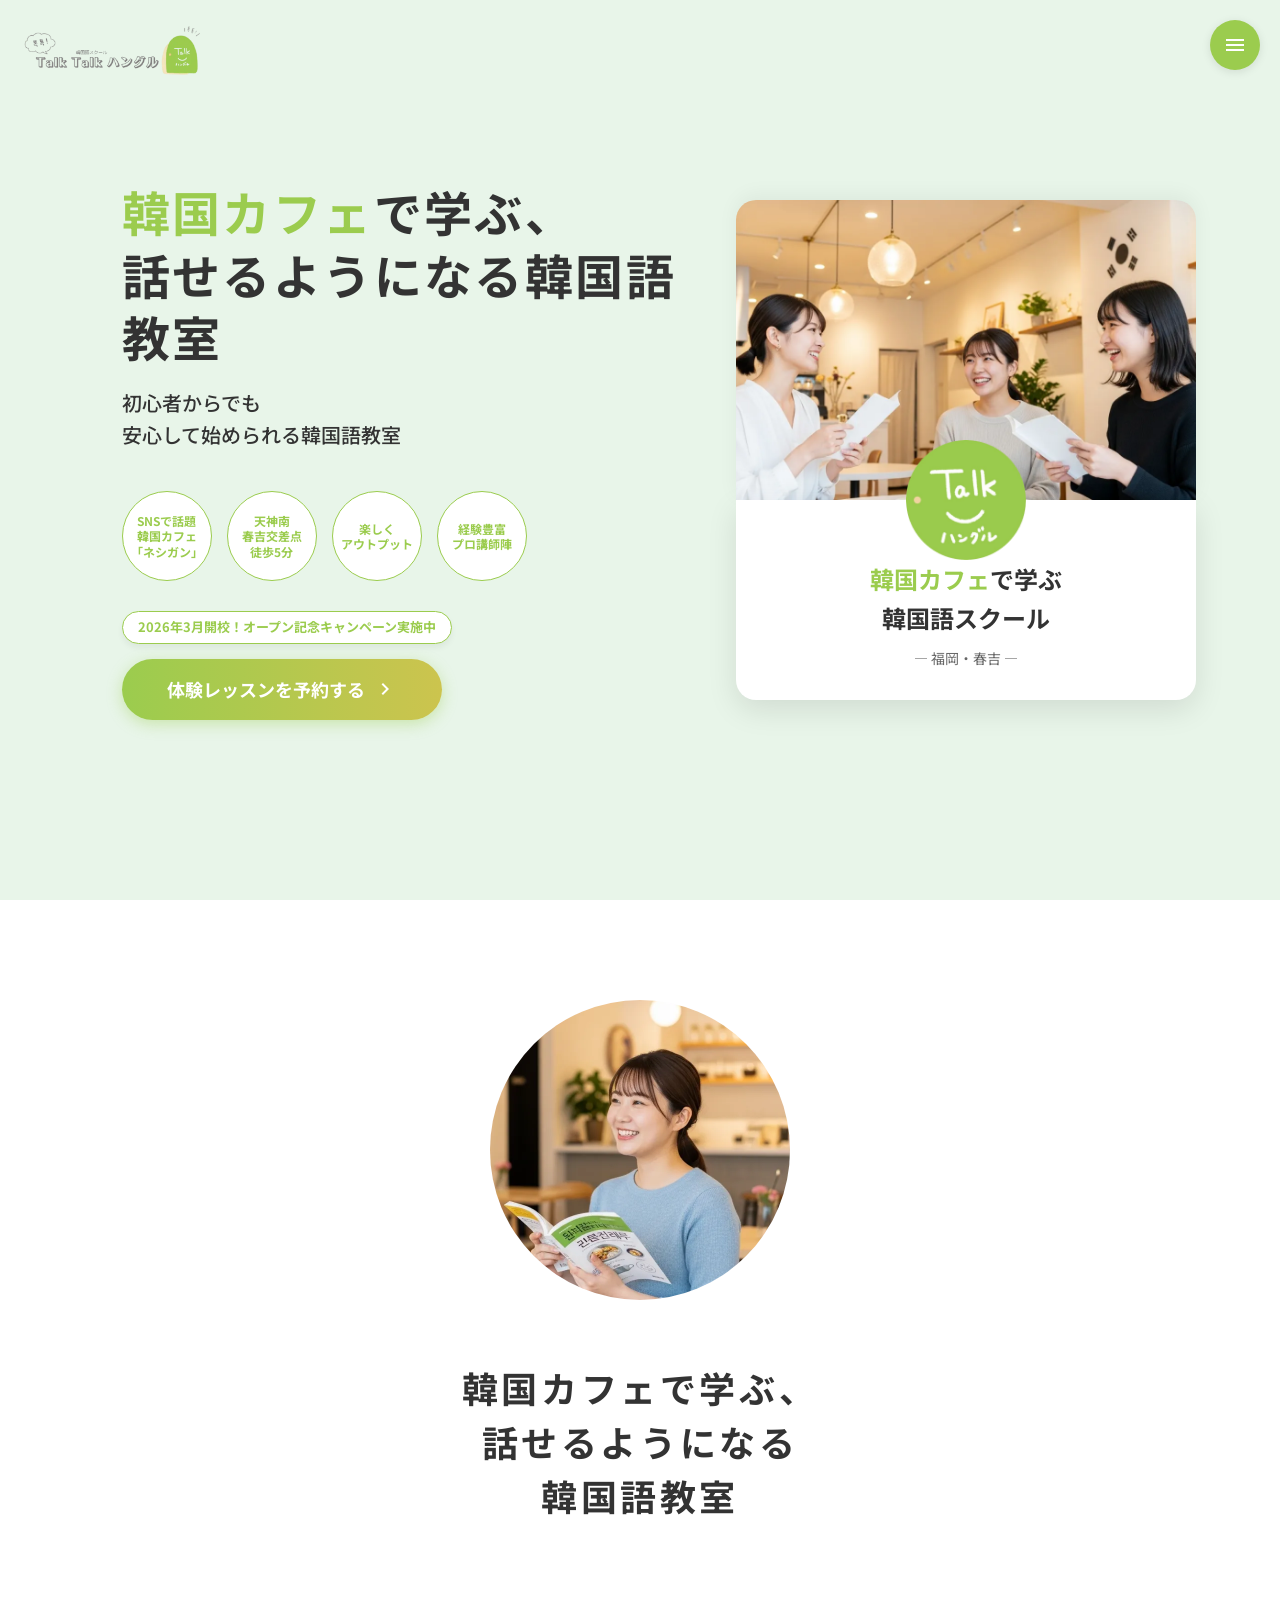
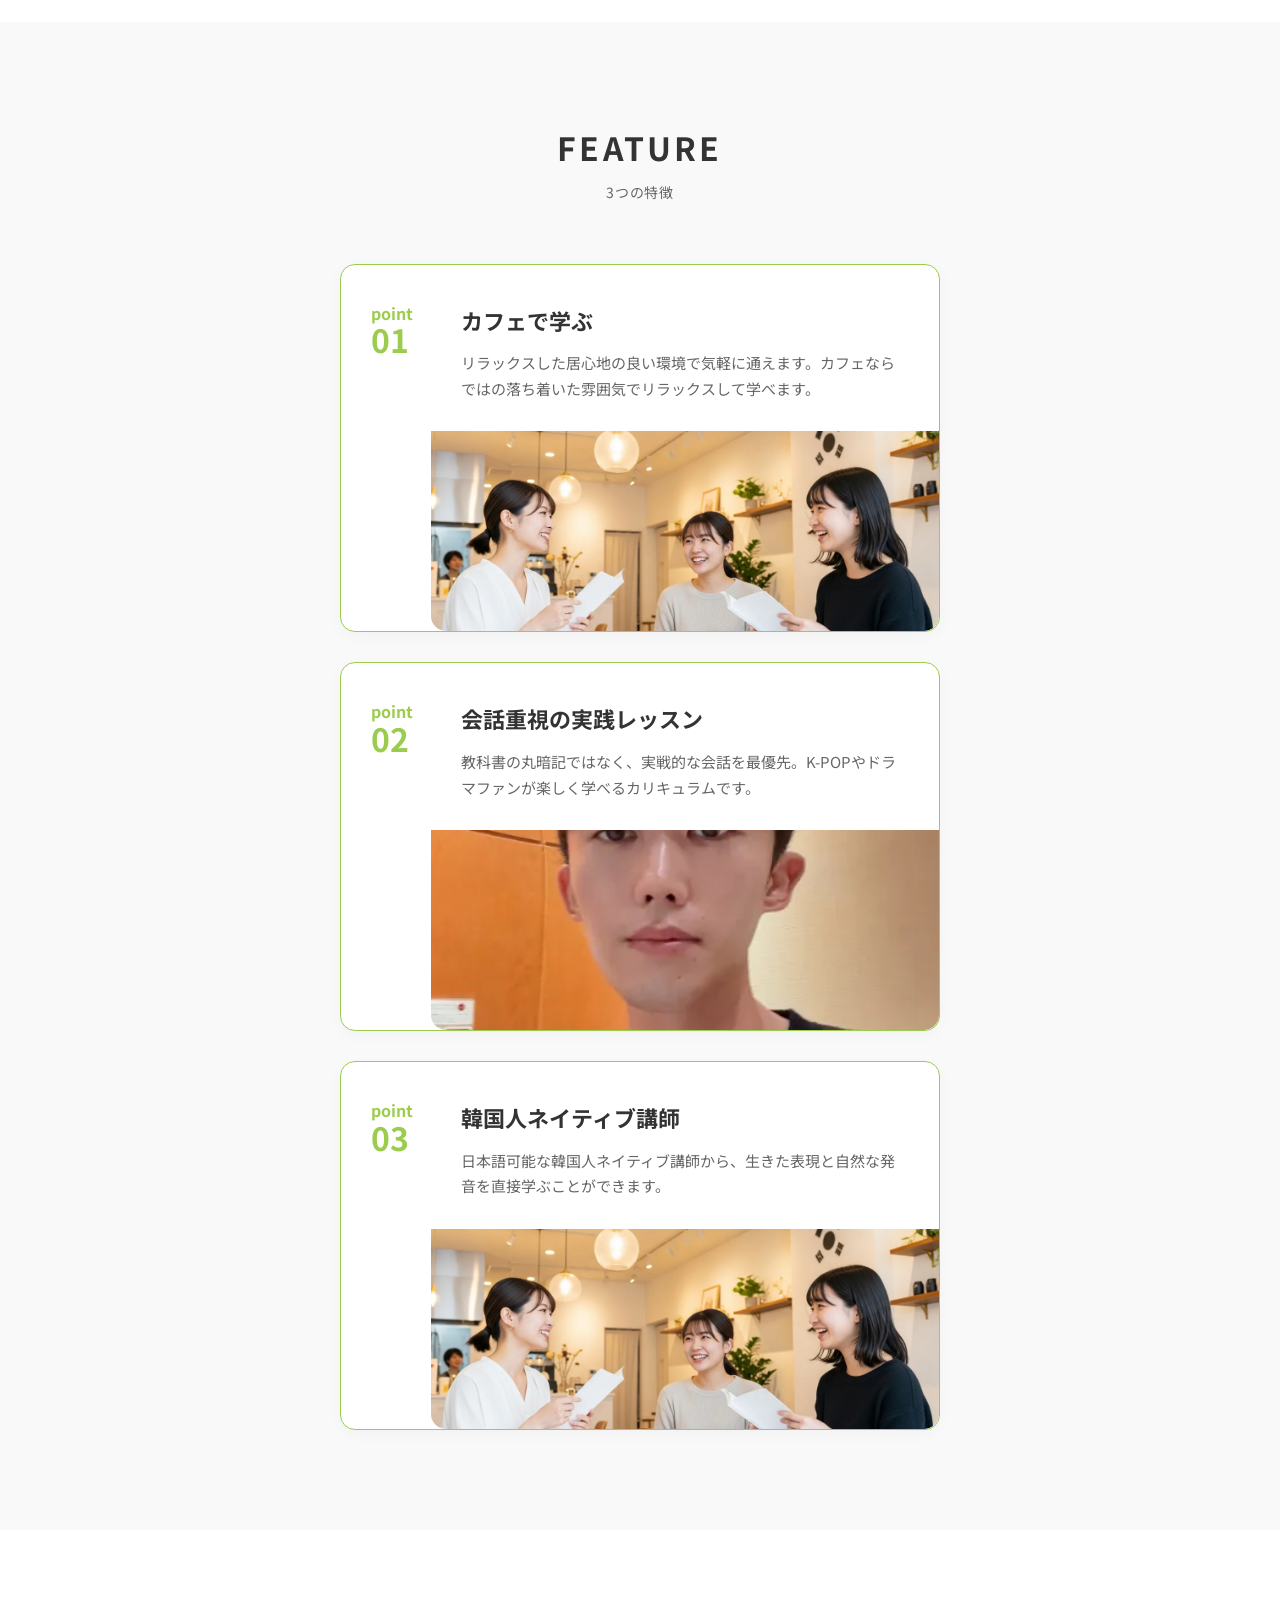
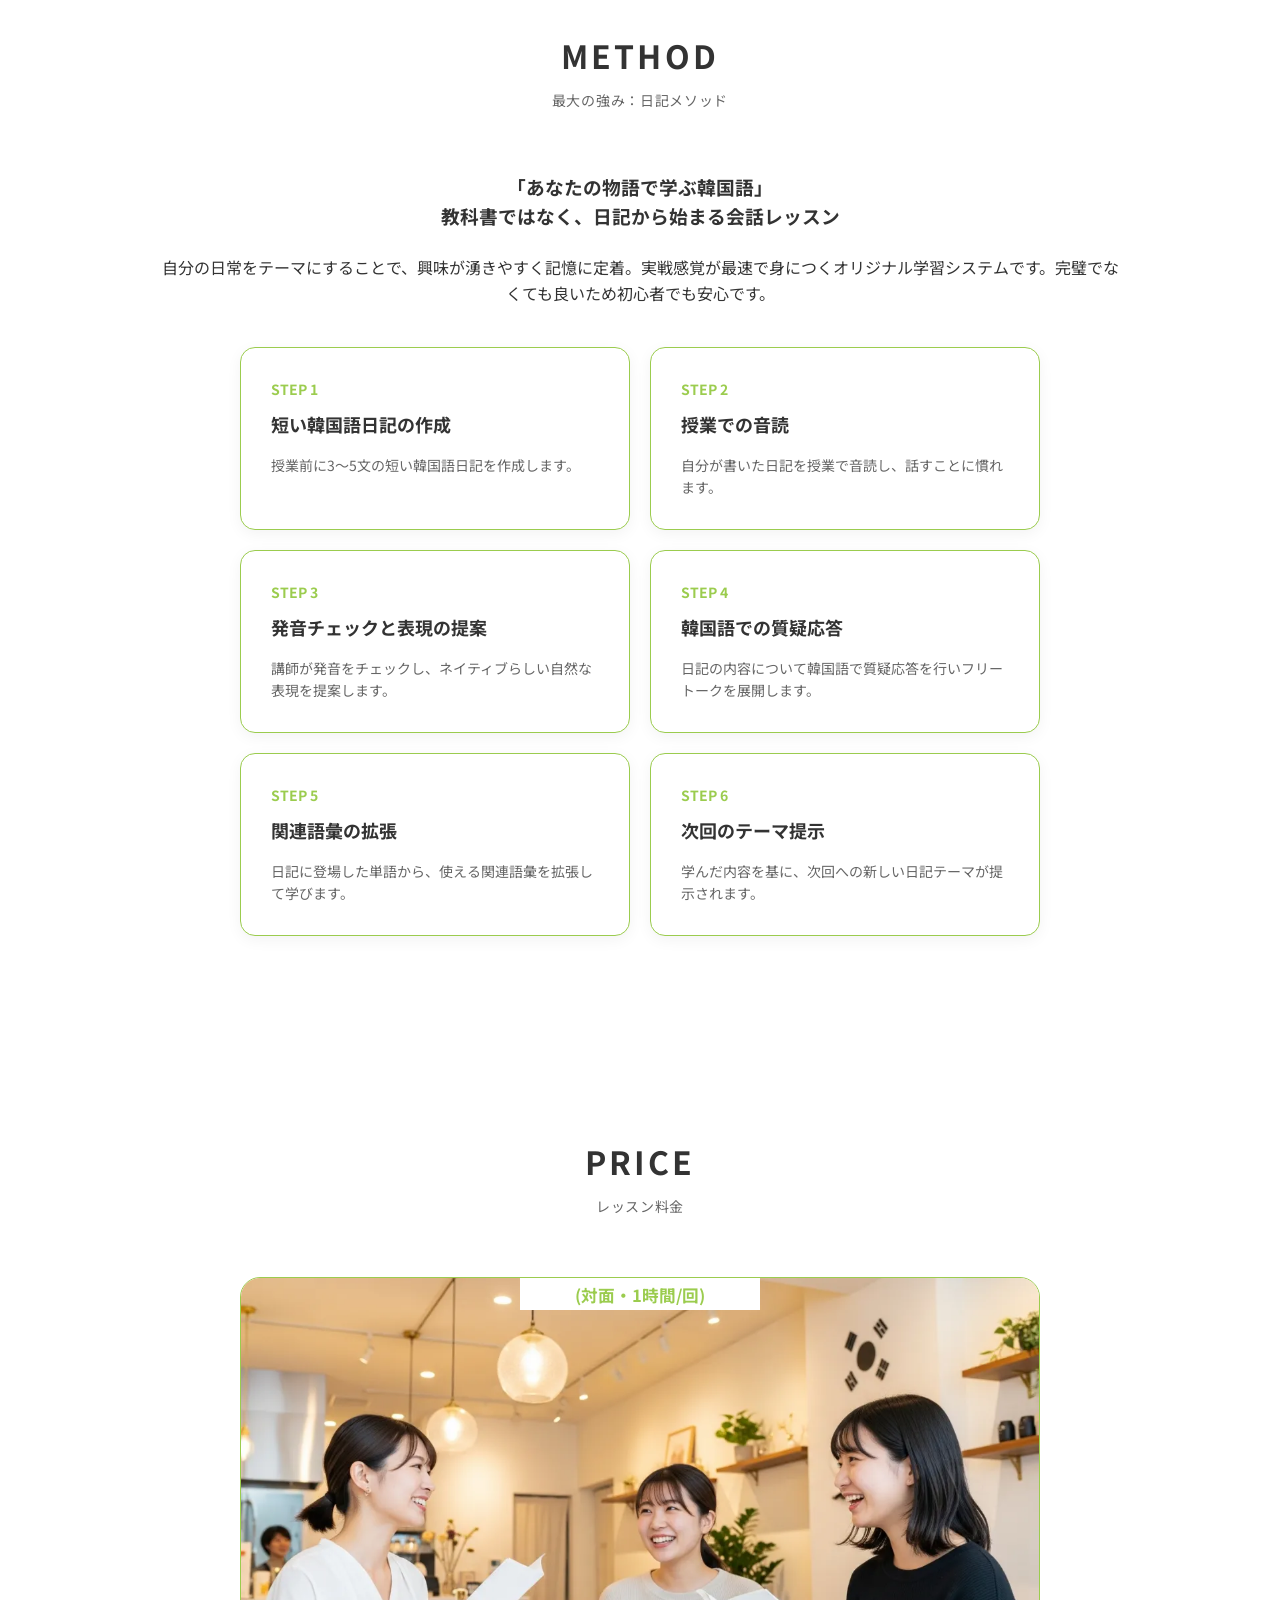
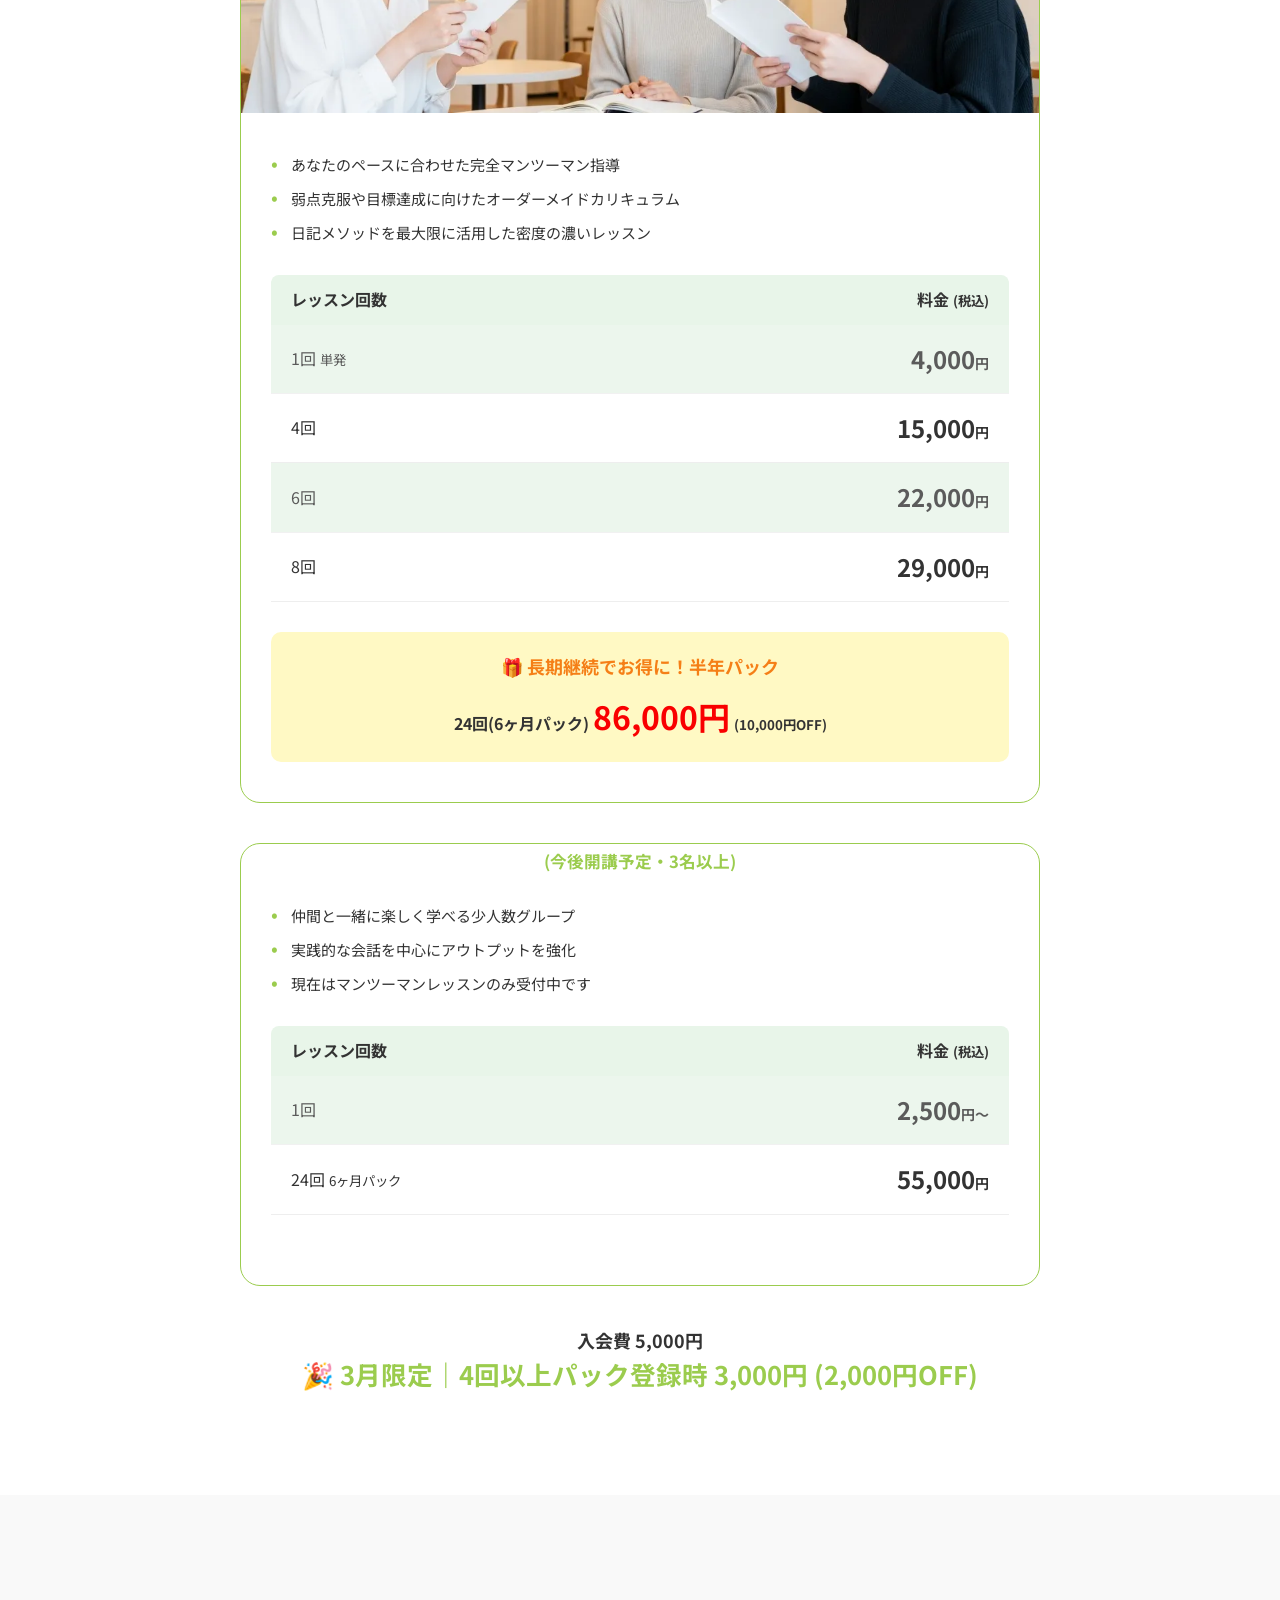
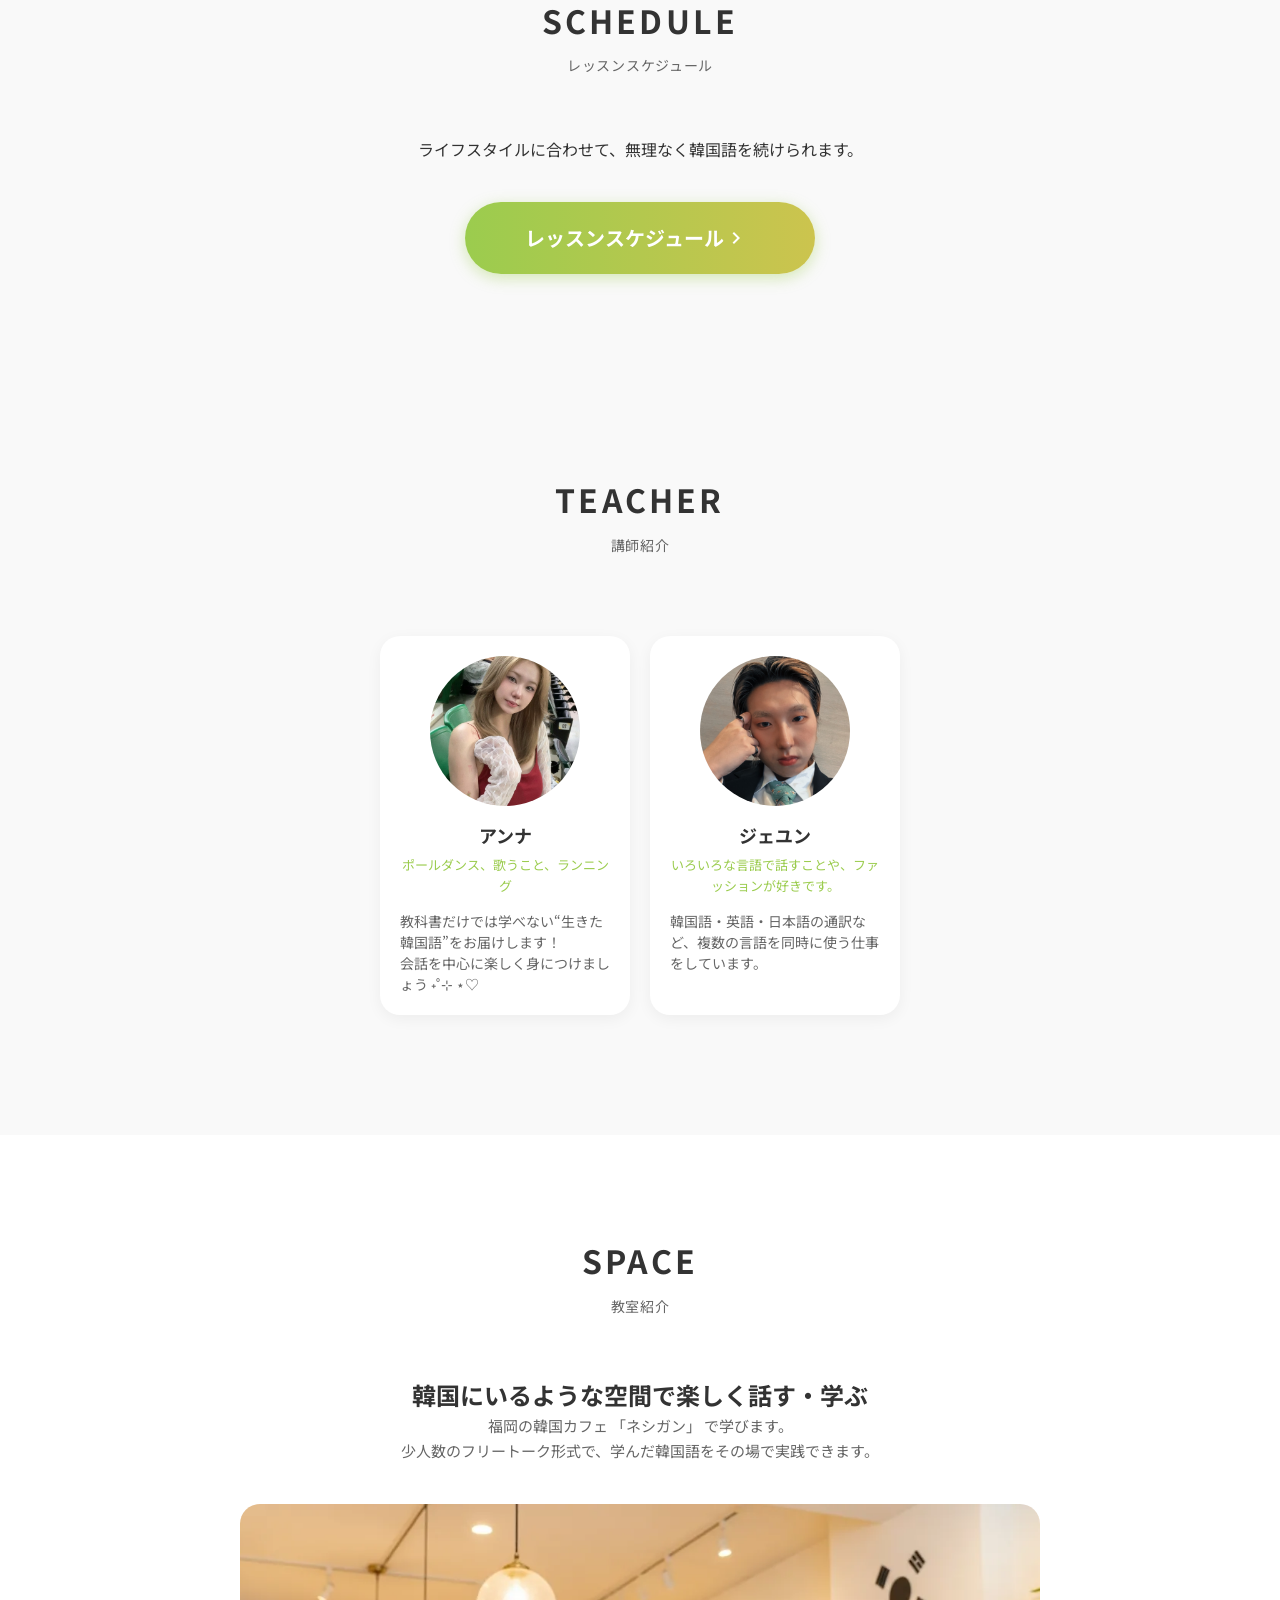
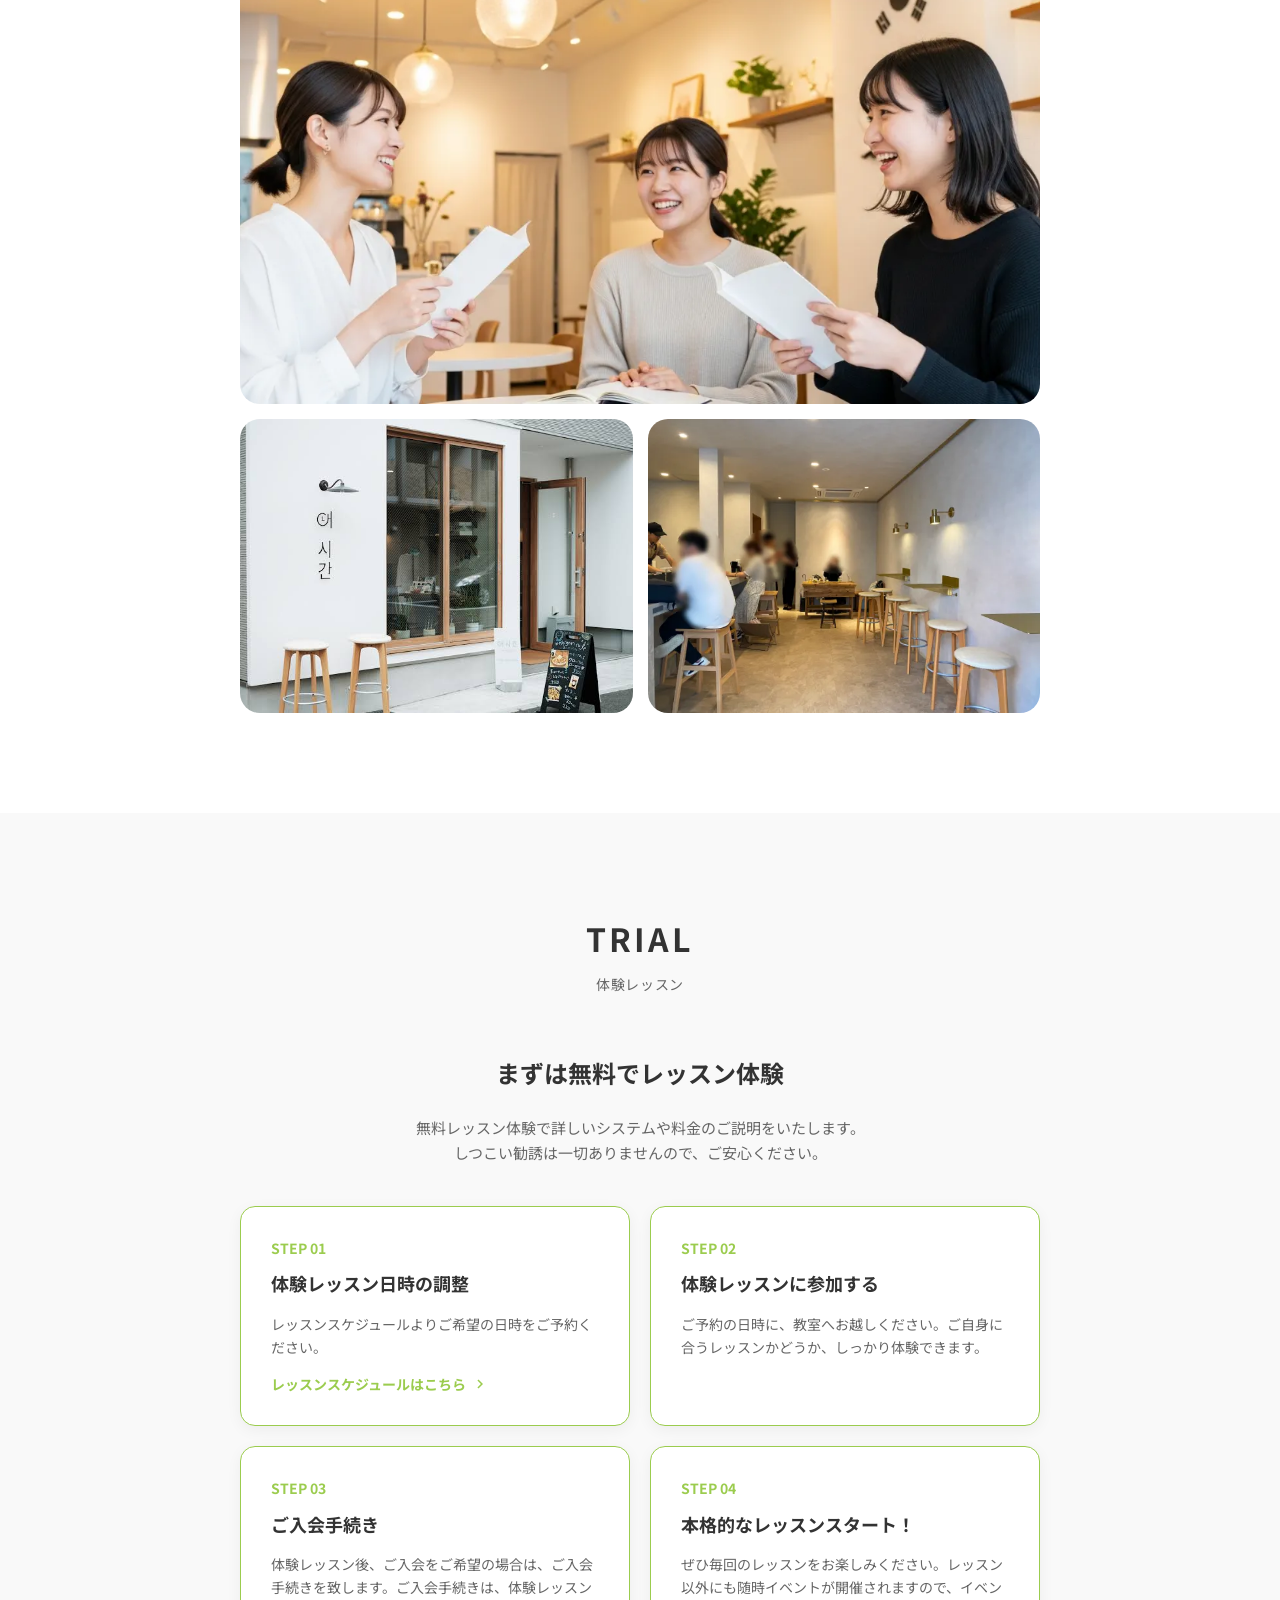
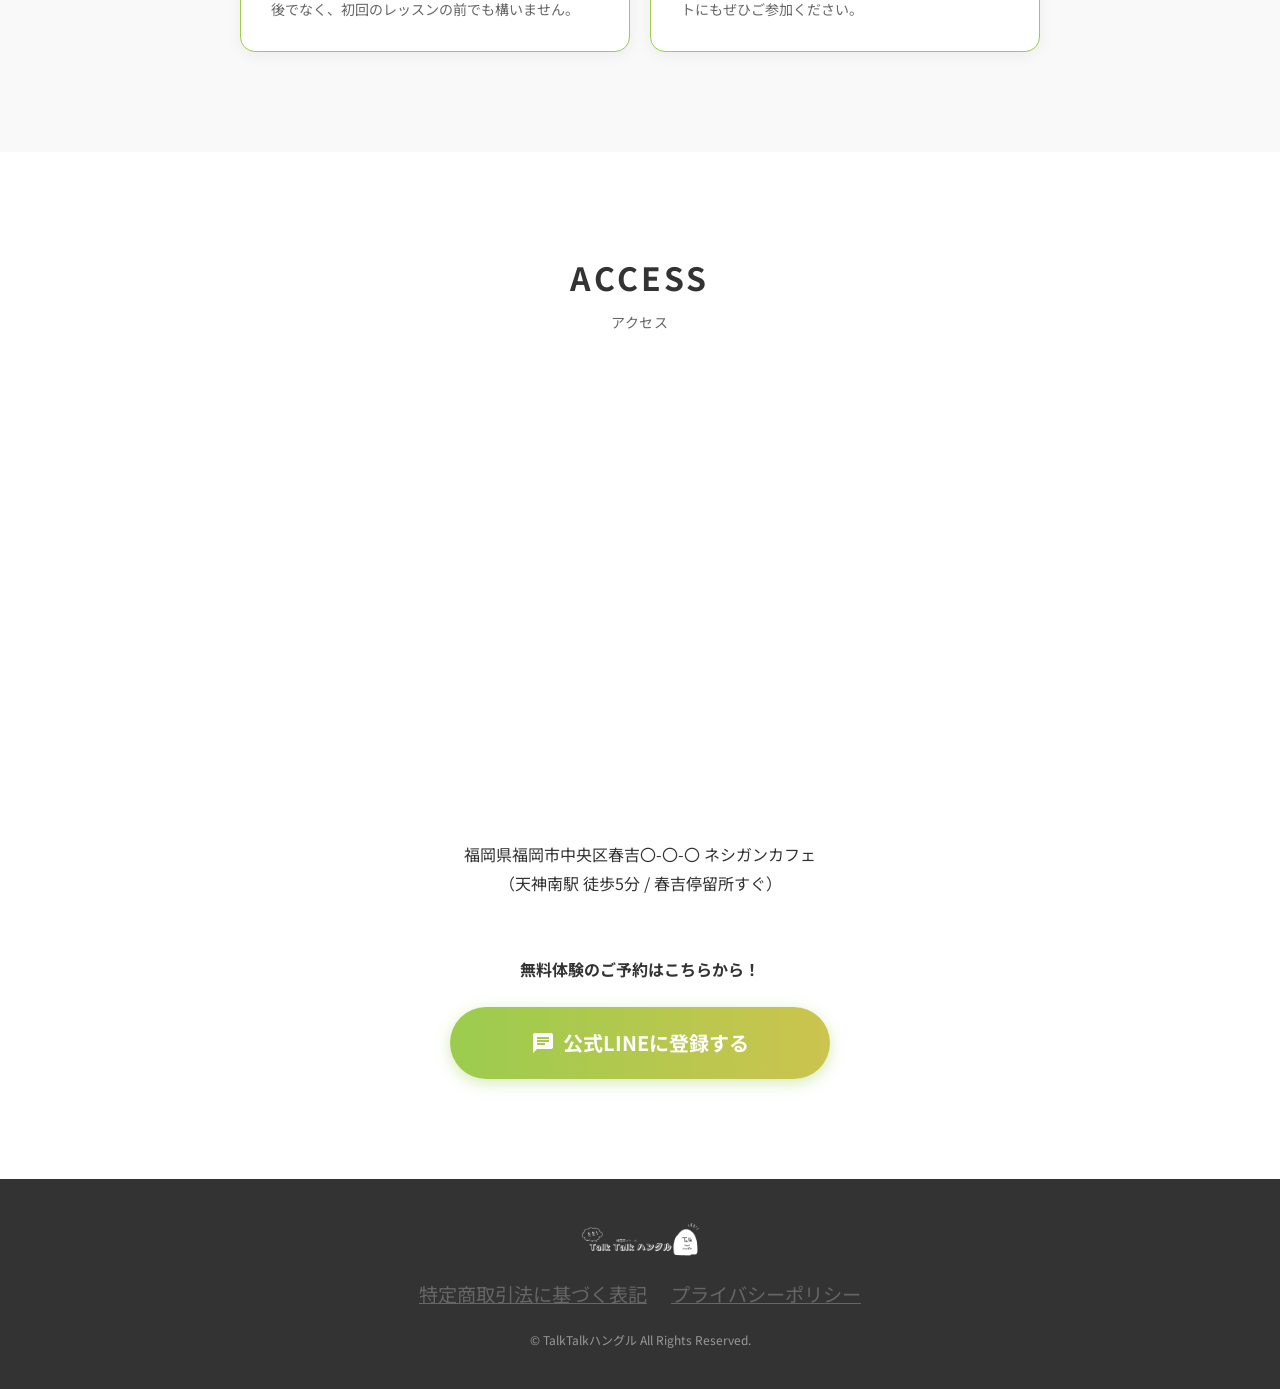
<file: index.html>
<!DOCTYPE html>
<html lang="ja">

<head>
    <meta charset="UTF-8">
    <meta name="viewport" content="width=device-width, initial-scale=1.0">
    <title>韓国カフェで学ぶ韓国語スクール｜TalkTalkハングル（福岡・春吉）</title>
    <meta name="description" content="初心者からでも安心して始められる韓国語教室。福岡・春吉で韓国カフェで楽しく学ぶ韓国語スクール。">
    <!-- 検索エンジン回避（限定公開時のみ有効。本番公開時はこの行と下のmetaタグを削除してください） -->
    <meta name="robots" content="noindex">

    <!-- OGP Tags -->
    <meta property="og:title" content="韓国カフェで学ぶ韓国語スクール｜TalkTalkハングル（福岡・春吉）">
    <meta property="og:description" content="初心者からでも安心して始められる韓国語教室。福岡・春吉で韓国カフェで楽しく学ぶ韓国語スクール。">
    <meta property="og:type" content="website">
    <meta property="og:url" content="https://talktalk-hangul.studio.site/"> <!-- ※本番移行時に正式なURLに要変更 -->
    <!-- TODO: OGP用のサムネイル画像（1200x630推奨）を作成し、適切なパスに書き換えてください -->
    <meta property="og:image" content="https://talktalk-hangul.studio.site/images/ogp_image.webp">
    <meta name="twitter:card" content="summary_large_image">

    <!-- Favicon -->
    <!-- TODO: ファビコン画像（favicon.ico または .png）を作成し、配置してください -->
    <link rel="icon" href="images/favicon.ico">
    <link rel="apple-touch-icon" href="images/apple-touch-icon.png">

    <!-- Fonts -->
    <link rel="preconnect" href="https://fonts.googleapis.com">
    <link rel="preconnect" href="https://fonts.gstatic.com" crossorigin>
    <link href="https://fonts.googleapis.com/css2?family=Noto+Sans+JP:wght@400;500;700&display=swap" rel="stylesheet">
    <link href="https://fonts.googleapis.com/icon?family=Material+Icons" rel="stylesheet">

    <!-- CSS -->
    <link rel="stylesheet" href="assets/style.css">
</head>

<body>

    <!-- Header -->
    <header class="header">
        <div class="header-inner">
            <div class="logo-container">
                <a href="#">
                    <img src="images/header_logo.webp" alt="TalkTalkハングル ロゴ" class="logo">
                </a>
            </div>
            <button class="hamburger-menu" aria-label="Menu" id="menu-btn">
                <span class="material-icons">menu</span>
            </button>
        </div>
    </header>

    <!-- Navigation Menu (Hidden by default) -->
    <nav class="mobile-nav" id="mobile-nav">
        <!-- Links will go here if needed -->
        <a href="#feature">特徴</a>
        <a href="#price">料金</a>
        <a href="#teacher">講師陣</a>
        <a href="#access">アクセス</a>
    </nav>

    <main>
        <!-- Hero Section -->
        <section class="hero fade-in-up">
            <div class="hero-content">
                <h1 class="hero-title">
                    <span class="text-green">韓国カフェ</span>で学ぶ、<br>
                    話せるようになる韓国語教室
                </h1>
                <p class="hero-subtitle">
                    初心者からでも<br>安心して始められる韓国語教室
                </p>
                <div class="hero-bubbles">
                    <div class="bubble">SNSで話題<br>韓国カフェ<br>「ネシガン」</div>
                    <div class="bubble">天神南<br>春吉交差点<br>徒歩5分</div>
                    <div class="bubble">楽しく<br>アウトプット</div>
                    <div class="bubble">経験豊富<br>プロ講師陣</div>
                </div>
                <div class="hero-campaign">2026年3月開校！オープン記念キャンペーン実施中</div>
                <a href="https://reserva.be/talktalkhangul" target="_blank" rel="noopener noreferrer" class="btn btn-primary btn-hero">
                    体験レッスンを予約する
                    <span class="material-icons">chevron_right</span>
                </a>
            </div>
            <div class="hero-image-container">
                <!-- TODO: ヒーローセクションのメイン画像（カフェで楽しく談笑する様子など）に差し替えてください -->
                <img src="images/price_top.webp" alt="カフェでの授業風景" class="hero-image">
                <div class="hero-image-caption">
                    <div class="hero-image-badge">
                        <img src="images/badge_logo.webp" alt="TalkTalk徽章" class="badge-img">
                    </div>
                    <p class="caption-title"><span class="text-green">韓国カフェ</span>で学ぶ<br>韓国語スクール</p>
                    <p class="caption-line">— 福岡・春吉 —</p>
                </div>
            </div>
        </section>

        <!-- Intro Section -->
        <section class="intro fade-in-up section-padding">
            <div class="intro-image-wrapper">
                <img src="images/intro_woman.webp" alt="笑顔の生徒と講師" class="circle-image">
            </div>
            <h2 class="section-heading text-center mt-xl">
                韓国カフェで学ぶ、<br>話せるようになる<br>韓国語教室
            </h2>
        </section>

        <!-- Features Section -->
        <section id="feature" class="feature fade-in-up section-padding bg-gray">
            <div class="container">
                <h2 class="section-title">FEATURE<span class="section-subtitle">3つの特徴</span></h2>

                <div class="feature-cards">
                    <!-- Card 1 -->
                    <div class="feature-card">
                        <div class="feature-point">point<br><span class="point-num">01</span></div>
                        <div class="feature-body">
                            <h3 class="feature-title">カフェで学ぶ</h3>
                            <p class="feature-desc">リラックスした居心地の良い環境で気軽に通えます。カフェならではの落ち着いた雰囲気でリラックスして学べます。</p>
                            <div class="feature-img-wrapper mt-md">
                                <!-- TODO: 特徴1「カフェで学ぶ」を表す画像に差し替えてください -->
                                <img src="images/price_top.webp" alt="フリートーク風景" class="feature-img">
                            </div>
                        </div>
                    </div>
                    <!-- Card 2 -->
                    <div class="feature-card">
                        <div class="feature-point">point<br><span class="point-num">02</span></div>
                        <div class="feature-body">
                            <h3 class="feature-title">会話重視の実践レッスン</h3>
                            <p class="feature-desc">教科書の丸暗記ではなく、実戦的な会話を最優先。K-POPやドラマファンが楽しく学べるカリキュラムです。</p>
                            <div class="feature-img-wrapper mt-md">
                                <!-- TODO: 特徴2「会話重視」を表す授業風景などの画像に差し替えてください -->
                                <img src="images/teacher_wanu.webp" alt="講師風景" class="feature-img">
                            </div>
                        </div>
                    </div>
                    <!-- Card 3 -->
                    <div class="feature-card">
                        <div class="feature-point">point<br><span class="point-num">03</span></div>
                        <div class="feature-body">
                            <h3 class="feature-title">韓国人ネイティブ講師</h3>
                            <p class="feature-desc">
                                日本語可能な韓国人ネイティブ講師から、生きた表現と自然な発音を直接学ぶことができます。
                            </p>
                            <div class="feature-img-wrapper mt-md">
                                <!-- TODO: 特徴3「ネイティブ講師」を表す画像に差し替えてください -->
                                <img src="images/price_top.webp" alt="特別授業" class="feature-img">
                            </div>
                        </div>
                    </div>
                </div>
            </div>
        </section>

        <!-- Diary Method Section -->
        <section id="method" class="method fade-in-up section-padding">
            <div class="container">
                <h2 class="section-title">METHOD<span class="section-subtitle">最大の強み：日記メソッド</span></h2>
                <h3 class="method-catch text-center mt-sm mb-md">「あなたの物語で学ぶ韓国語」<br>教科書ではなく、日記から始まる会話レッスン</h3>
                <p class="text-center mb-lg">自分の日常をテーマにすることで、興味が湧きやすく記憶に定着。実戦感覚が最速で身につくオリジナル学習システムです。完璧でなくても良いため初心者でも安心です。</p>

                <div class="trial-steps">
                    <div class="trial-step">
                        <div class="step-label">STEP 1</div>
                        <h4 class="step-title">短い韓国語日記の作成</h4>
                        <p class="step-desc">授業前に3〜5文の短い韓国語日記を作成します。</p>
                    </div>
                    <div class="trial-step">
                        <div class="step-label">STEP 2</div>
                        <h4 class="step-title">授業での音読</h4>
                        <p class="step-desc">自分が書いた日記を授業で音読し、話すことに慣れます。</p>
                    </div>
                    <div class="trial-step">
                        <div class="step-label">STEP 3</div>
                        <h4 class="step-title">発音チェックと表現の提案</h4>
                        <p class="step-desc">講師が発音をチェックし、ネイティブらしい自然な表現を提案します。</p>
                    </div>
                    <div class="trial-step">
                        <div class="step-label">STEP 4</div>
                        <h4 class="step-title">韓国語での質疑応答</h4>
                        <p class="step-desc">日記の内容について韓国語で質疑応答を行いフリートークを展開します。</p>
                    </div>
                    <div class="trial-step">
                        <div class="step-label">STEP 5</div>
                        <h4 class="step-title">関連語彙の拡張</h4>
                        <p class="step-desc">日記に登場した単語から、使える関連語彙を拡張して学びます。</p>
                    </div>
                    <div class="trial-step">
                        <div class="step-label">STEP 6</div>
                        <h4 class="step-title">次回のテーマ提示</h4>
                        <p class="step-desc">学んだ内容を基に、次回への新しい日記テーマが提示されます。</p>
                    </div>
                </div>
            </div>
        </section>

        <!-- Price Section -->
        <section id="price" class="price fade-in-up section-padding">
            <div class="container">
                <h2 class="section-title">PRICE<span class="section-subtitle">レッスン料金</span></h2>

                <div class="price-cards">
                    <!-- Price Card 1: 1-on-1 -->
                    <div class="price-card">
                        <div class="price-header-img">
                            <!-- TODO: マンツーマンレッスンのイメージ画像に差し替えてください -->
                            <img src="images/price_top.webp" alt="マンツーマンレッスン" class="price-img">
                        </div>
                        <h3 class="price-card-title"><span>マンツーマンレッスン<br><small>(対面・1時間/回)</small></span></h3>
                        <ul class="price-list-features">
                            <li>あなたのペースに合わせた完全マンツーマン指導</li>
                            <li>弱点克服や目標達成に向けたオーダーメイドカリキュラム</li>
                            <li>日記メソッドを最大限に活用した密度の濃いレッスン</li>
                        </ul>
                        <div class="price-table">
                            <div class="price-table-header">
                                <div>レッスン回数</div>
                                <div>料金 <small>(税込)</small></div>
                            </div>
                            <div class="price-row">
                                <div>1回 <small>単発</small></div>
                                <div class="price-amount">4,000<span>円</span></div>
                            </div>
                            <div class="price-row">
                                <div>4回</div>
                                <div class="price-amount">15,000<span>円</span></div>
                            </div>
                            <div class="price-row">
                                <div>6回</div>
                                <div class="price-amount">22,000<span>円</span></div>
                            </div>
                            <div class="price-row">
                                <div>8回</div>
                                <div class="price-amount">29,000<span>円</span></div>
                            </div>
                        </div>
                        <div class="discount-banner mt-md">
                            <p class="discount-title">🎁 長期継続でお得に！半年パック</p>
                            <p>24回(6ヶ月パック) <span class="discount-amount">86,000円</span> <small>(10,000円OFF)</small></p>
                        </div>
                    </div>

                    <!-- Price Card 2: Group -->
                    <div class="price-card mt-lg">
                        <h3 class="price-card-title"><span>グループレッスン<br><small>(今後開講予定・3名以上)</small></span></h3>
                        <ul class="price-list-features">
                            <li>仲間と一緒に楽しく学べる少人数グループ</li>
                            <li>実践的な会話を中心にアウトプットを強化</li>
                            <li>現在はマンツーマンレッスンのみ受付中です</li>
                        </ul>
                        <div class="price-table">
                            <div class="price-table-header">
                                <div>レッスン回数</div>
                                <div>料金 <small>(税込)</small></div>
                            </div>
                            <div class="price-row">
                                <div>1回</div>
                                <div class="price-amount">2,500<span>円〜</span></div>
                            </div>
                            <div class="price-row">
                                <div>24回 <small>6ヶ月パック</small></div>
                                <div class="price-amount">55,000<span>円</span></div>
                            </div>
                        </div>
                    </div>

                    <div class="admission-fee">
                        <p class="mb-sm"><strong>入会費 5,000円</strong></p>
                        <p style="font-size: 1.6rem; color: var(--color-primary); font-weight: bold;">🎉 3月限定｜4回以上パック登録時 3,000円 (2,000円OFF)</p>
                    </div>
                </div>
            </div>
        </section>

        <!-- Schedule Section -->
        <section id="schedule" class="schedule fade-in-up section-padding bg-gray">
            <div class="container text-center">
                <h2 class="section-title">SCHEDULE<span class="section-subtitle">レッスンスケジュール</span></h2>
                <p class="mb-lg">ライフスタイルに合わせて、無理なく韓国語を続けられます。</p>
                <a href="https://reserva.be/talktalkhangul" target="_blank" rel="noopener noreferrer"
                    class="btn btn-primary btn-large">
                    レッスンスケジュール <span class="material-icons">chevron_right</span>
                </a>
            </div>
        </section>

        <!-- Teacher Section -->
        <section id="teacher" class="teacher fade-in-up section-padding bg-gray">
            <div class="container">
                <h2 class="section-title">TEACHER<span class="section-subtitle">講師紹介</span></h2>

                <div class="teacher-carousel">
                    <div class="teacher-track">
                        <!-- Teacher Card 1: Anna -->
                        <div class="teacher-card">
                            <div class="teacher-img-wrapper"><img src="images/teacher_anna.jpg" alt="アンナ先生"
                                    class="teacher-img"></div>
                            <h3 class="teacher-name">アンナ</h3>
                            <p class="teacher-role">ポールダンス、歌うこと、ランニング</p>
                            <p class="teacher-desc">教科書だけでは学べない“生きた韓国語”をお届けします！<br>会話を中心に楽しく身につけましょう ˖˚⊹ ⋆♡</p>
                        </div>
                        
                        <!-- Teacher Card 2: Jaeyoon -->
                        <div class="teacher-card">
                            <div class="teacher-img-wrapper"><img src="images/teacher_jaeyoon.jpg" alt="ジェユン先生"
                                    class="teacher-img"></div>
                            <h3 class="teacher-name">ジェユン</h3>
                            <p class="teacher-role">いろいろな言語で話すことや、ファッションが好きです。</p>
                            <p class="teacher-desc">韓国語・英語・日本語の通訳など、複数の言語を同時に使う仕事をしています。</p>
                        </div>
                    </div>
                </div>
            </div>
        </section>

        <!-- Space Section -->
        <section id="space" class="space fade-in-up section-padding">
            <div class="container text-center">
                <h2 class="section-title">SPACE<span class="section-subtitle">教室紹介</span></h2>
                <h3 class="space-catch">韓国にいるような空間で楽しく話す・学ぶ</h3>
                <p class="space-desc mb-lg">福岡の韓国カフェ 「ネシガン」 で学びます。<br>少人数のフリートーク形式で、学んだ韓国語をその場で実践できます。</p>

                <div class="space-gallery">
                    <div class="space-main-img-wrapper mb-sm">
                        <!-- TODO: Space紹介のメイン写真（ネシガンカフェ全体像など）に差し替えてください -->
                        <img src="images/price_top.webp" alt="カフェ外観・内観" class="space-main-img">
                    </div>
                    <div class="space-sub-imgs">
                        <img src="images/space_sub1.webp" alt="カフェ内装 棚" class="space-sub-img">
                        <img src="images/space_sub2.webp" alt="カフェ内装 席" class="space-sub-img">
                    </div>
                </div>
            </div>
        </section>

        <!-- Trial Section -->
        <section id="trial" class="trial fade-in-up section-padding bg-gray">
            <div class="container text-center">
                <h2 class="section-title">TRIAL<span class="section-subtitle">体験レッスン</span></h2>
                <h3 class="trial-catch mt-sm mb-md">まずは無料でレッスン体験</h3>
                <p class="trial-desc mb-lg">無料レッスン体験で詳しいシステムや料金のご説明をいたします。<br>しつこい勧誘は一切ありませんので、ご安心ください。</p>

                <div class="trial-steps text-left">
                    <div class="trial-step">
                        <div class="step-label">STEP 01</div>
                        <h4 class="step-title">体験レッスン日時の調整</h4>
                        <p class="step-desc">レッスンスケジュールよりご希望の日時をご予約ください。</p>
                        <a href="https://reserva.be/talktalkhangul" target="_blank"
                            class="step-link text-green">レッスンスケジュールはこちら <span
                                class="material-icons">chevron_right</span></a>
                    </div>
                    <div class="trial-step">
                        <div class="step-label">STEP 02</div>
                        <h4 class="step-title">体験レッスンに参加する</h4>
                        <p class="step-desc">ご予約の日時に、教室へお越しください。ご自身に合うレッスンかどうか、しっかり体験できます。</p>
                    </div>
                    <div class="trial-step">
                        <div class="step-label">STEP 03</div>
                        <h4 class="step-title">ご入会手続き</h4>
                        <p class="step-desc">体験レッスン後、ご入会をご希望の場合は、ご入会手続きを致します。ご入会手続きは、体験レッスン後でなく、初回のレッスンの前でも構いません。</p>
                    </div>
                    <div class="trial-step">
                        <div class="step-label">STEP 04</div>
                        <h4 class="step-title">本格的なレッスンスタート！</h4>
                        <p class="step-desc">ぜひ毎回のレッスンをお楽しみください。レッスン以外にも随時イベントが開催されますので、イベントにもぜひご参加ください。</p>
                    </div>
                </div>
            </div>
        </section>

        <!-- Access & Contact Section -->
        <section id="access" class="access fade-in-up section-padding">
            <div class="container text-center">
                <h2 class="section-title">ACCESS<span class="section-subtitle">アクセス</span></h2>
                <div class="map-container mb-lg">
                    <iframe
                        src="https://www.google.com/maps/embed?pb=!1m18!1m12!1m3!1d1661.8540411333796!2d130.40454316829707!3d33.58694008272583!2m3!1f0!2f0!3f0!3m2!1i1024!2i768!4f13.1!3m3!1m2!1s0x354191ecc6eb7655%3A0xc3c6b2ba7dbf5dcc!2z56aP5bKh55yM56aP5bKh5biC5Lit5aSu5Yy65pil5ZCJ!5e0!3m2!1sja!2sjp!4v1709968412850!5m2!1sja!2sjp"
                        width="100%" height="400" style="border:0; border-radius: 20px;" allowfullscreen=""
                        loading="lazy" referrerpolicy="no-referrer-when-downgrade"></iframe>
                </div>
                <p class="address">福岡県福岡市中央区春吉〇-〇-〇 ネシガンカフェ<br>（天神南駅 徒歩5分 / 春吉停留所すぐ）</p>

                <div id="contact" class="contact-box mt-xl">
                    <p class="contact-text mb-md">無料体験のご予約はこちらから！</p>
                    <!-- TODO: 公式LINEの実際のURLに差し替えてください -->
                    <a href="https://lin.ee/placeholder" target="_blank" rel="noopener noreferrer" class="btn btn-primary btn-large">
                        <span class="material-icons">chat</span>
                        公式LINEに登録する
                    </a>
                </div>
            </div>
        </section>
    </main>

    <!-- Footer -->
    <footer class="footer">
        <div class="container text-center">
            <img src="images/header_logo.webp" alt="TalkTalkハングル ロゴ" class="footer-logo">
            <div class="footer-links" style="margin-bottom: 20px;">
                <a href="legal.html" style="color: #666; font-size: 1.2rem; margin: 0 10px;text-decoration: underline;">特定商取引法に基づく表記</a>
                <a href="privacy.html" style="color: #666; font-size: 1.2rem; margin: 0 10px;text-decoration: underline;">プライバシーポリシー</a>
            </div>
            <p class="copyright">&copy; TalkTalkハングル All Rights Reserved.</p>
        </div>
    </footer>

    <!-- Scripts -->
    <script src="assets/main.js"></script>
</body>

</html>
</file>
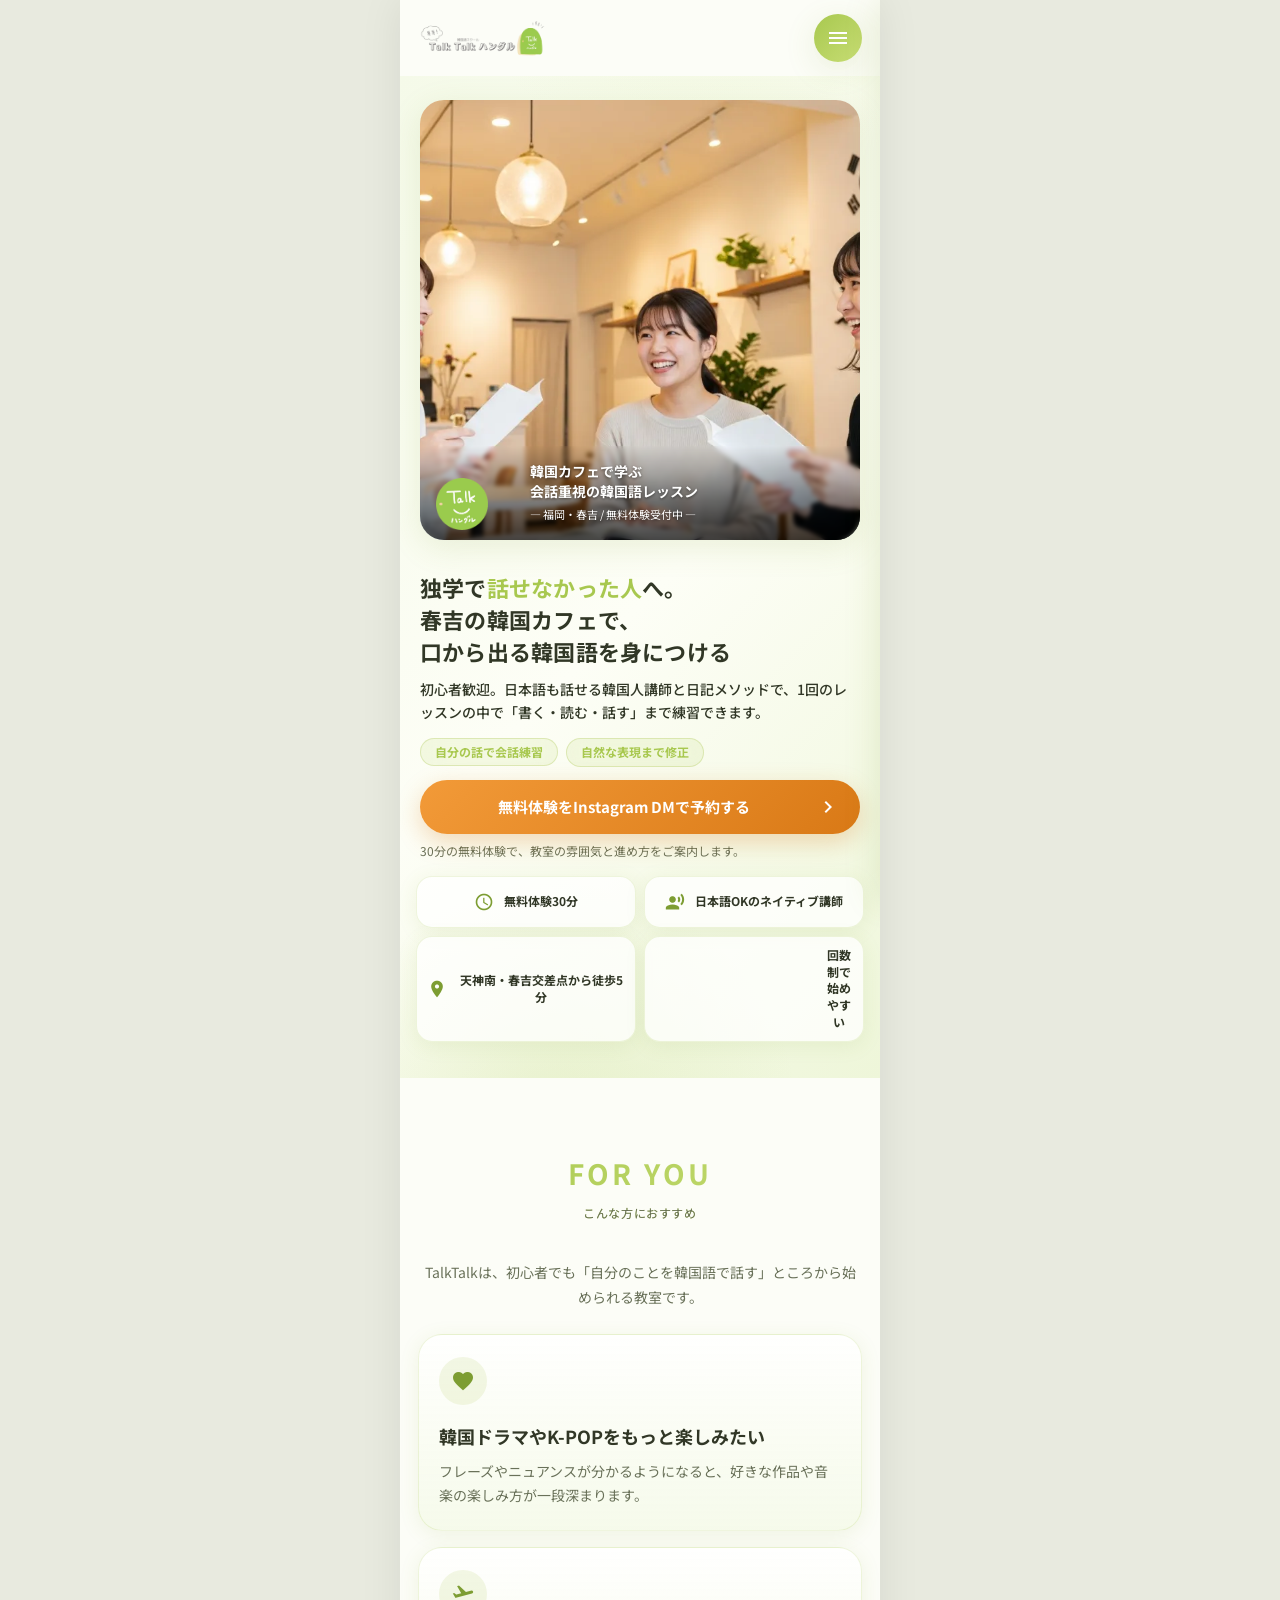
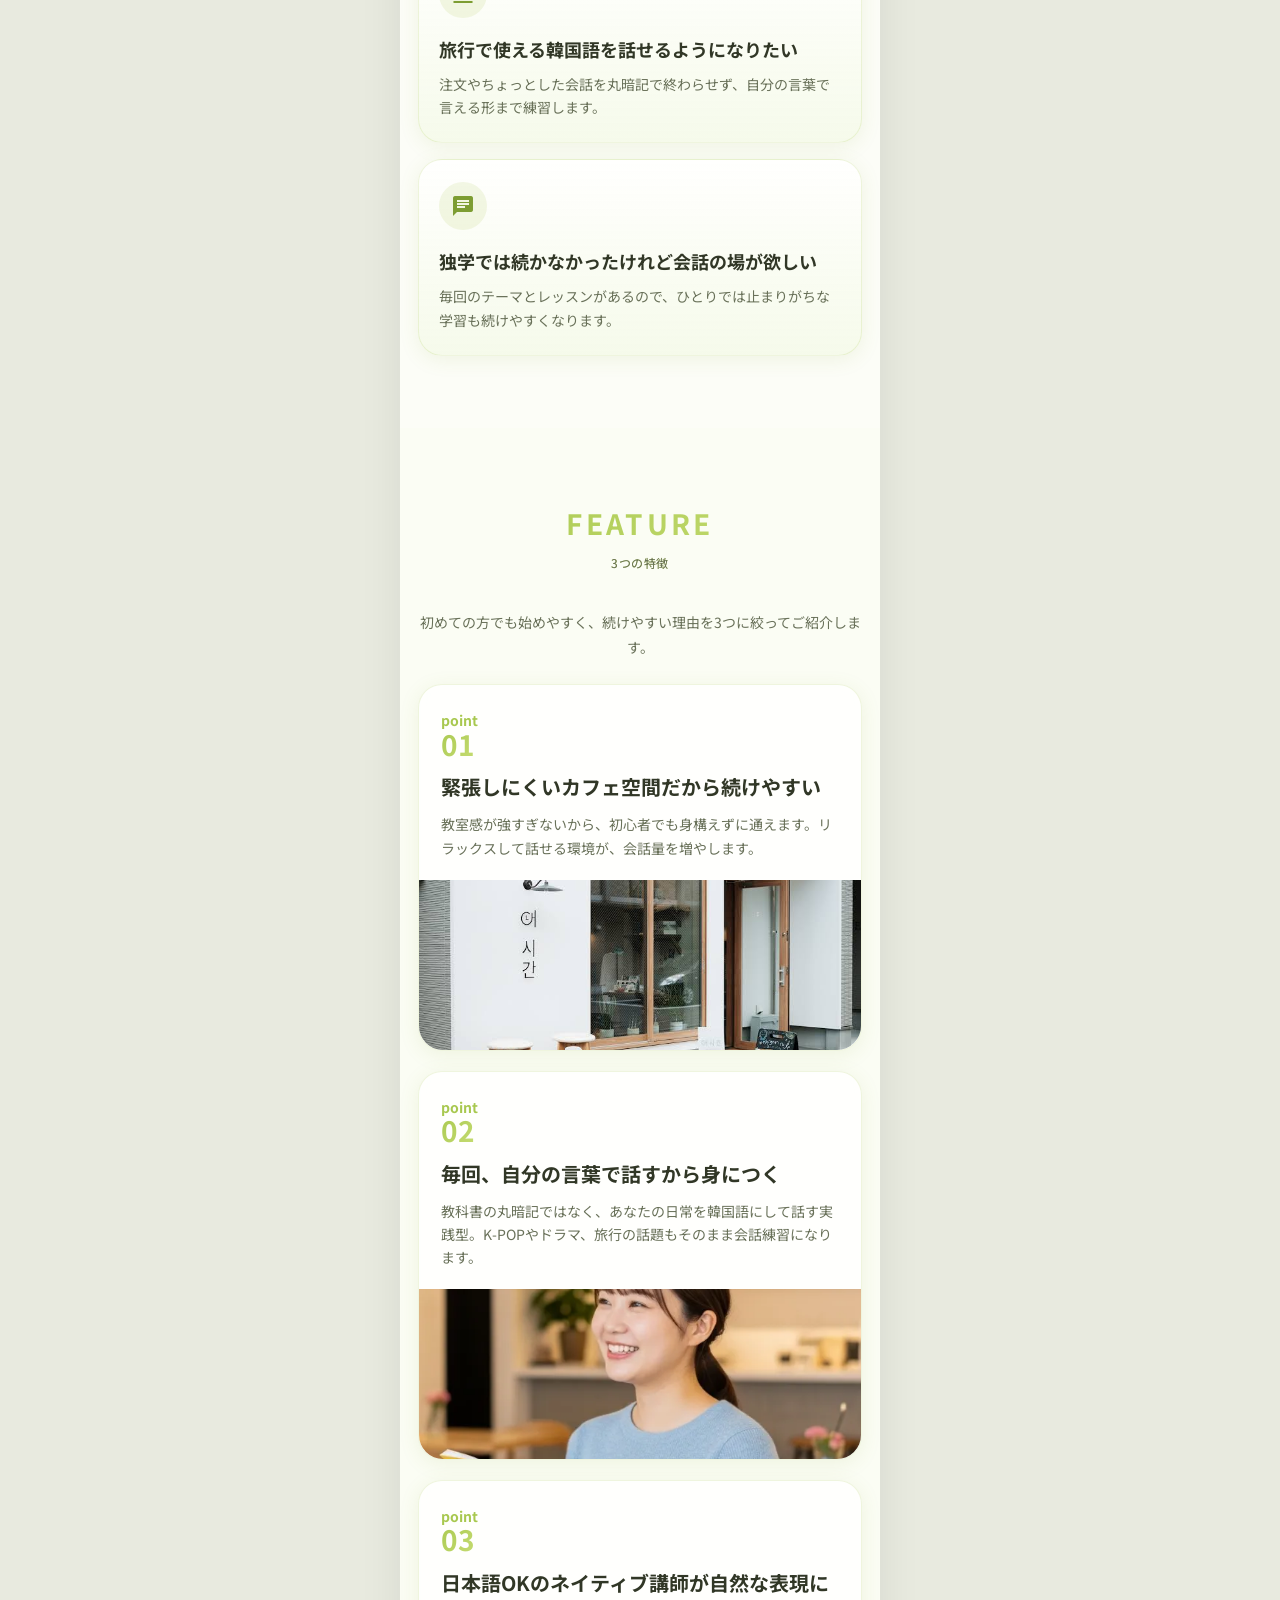
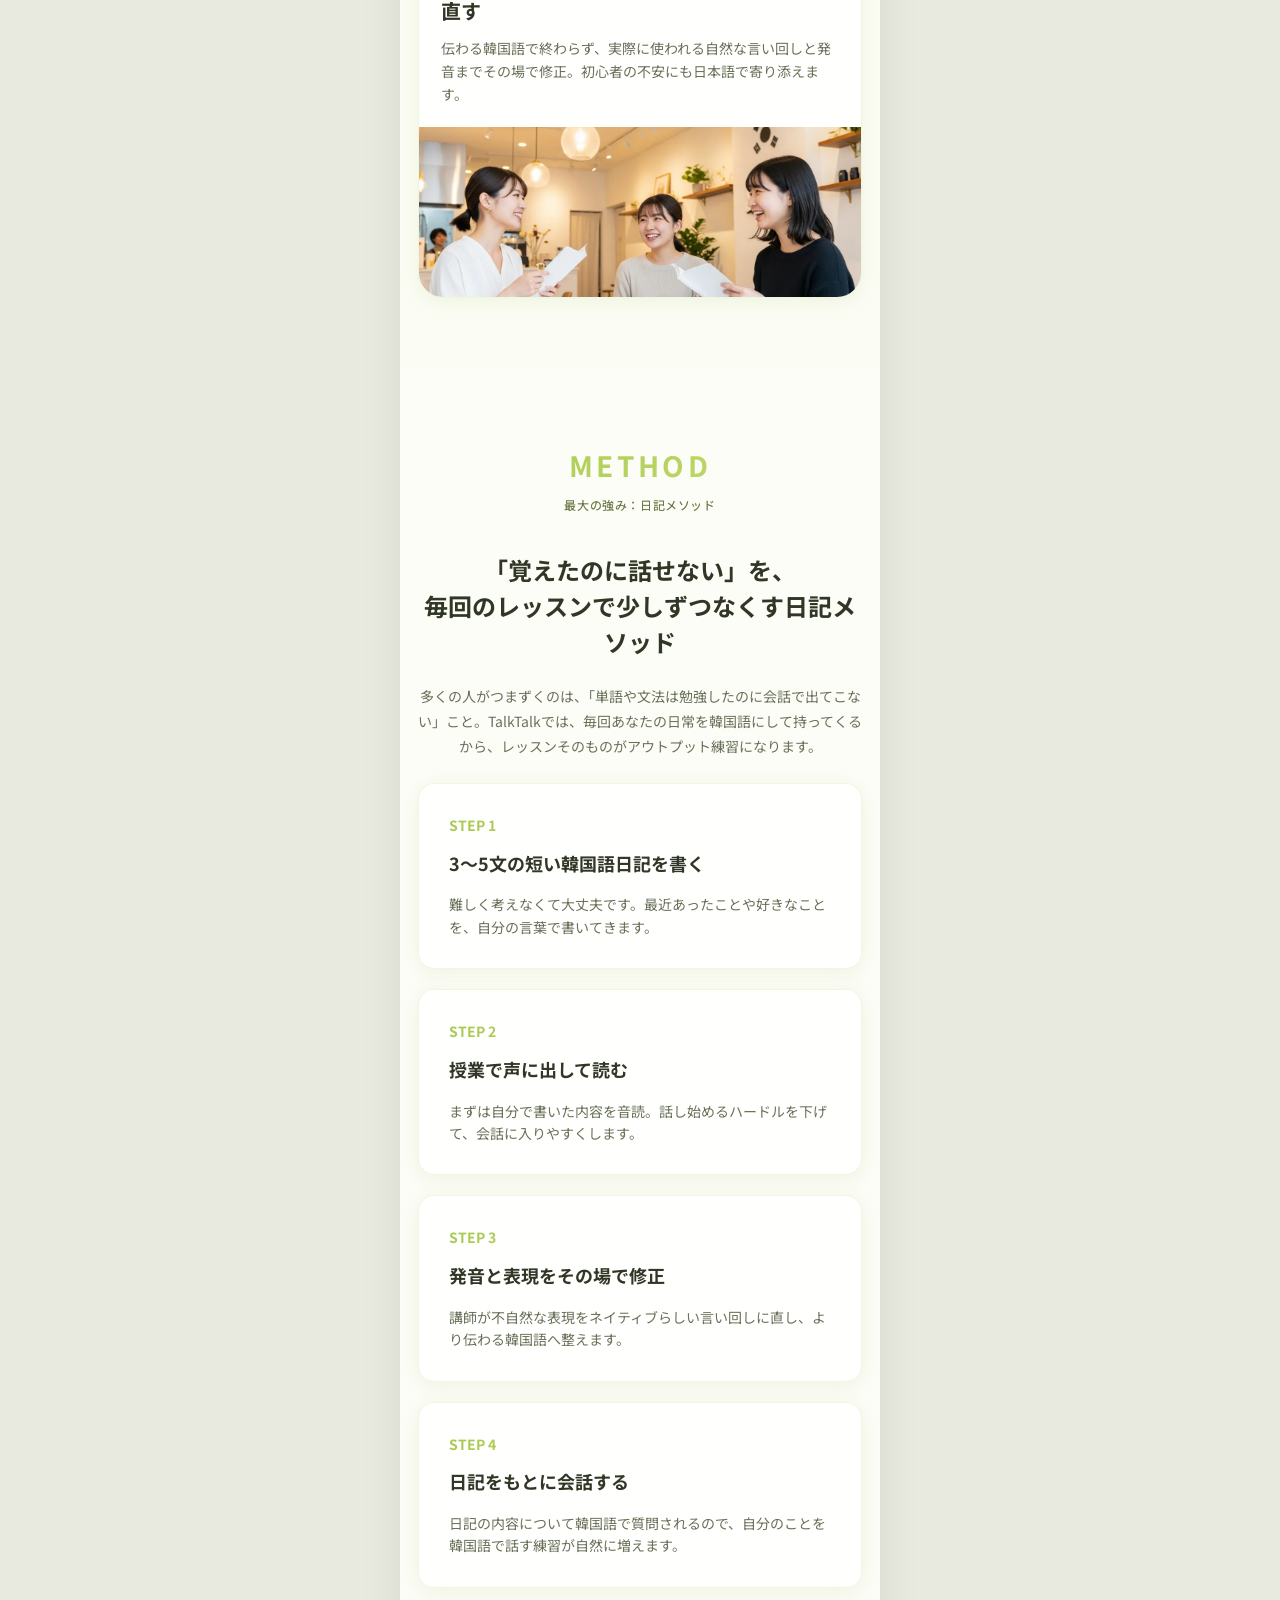
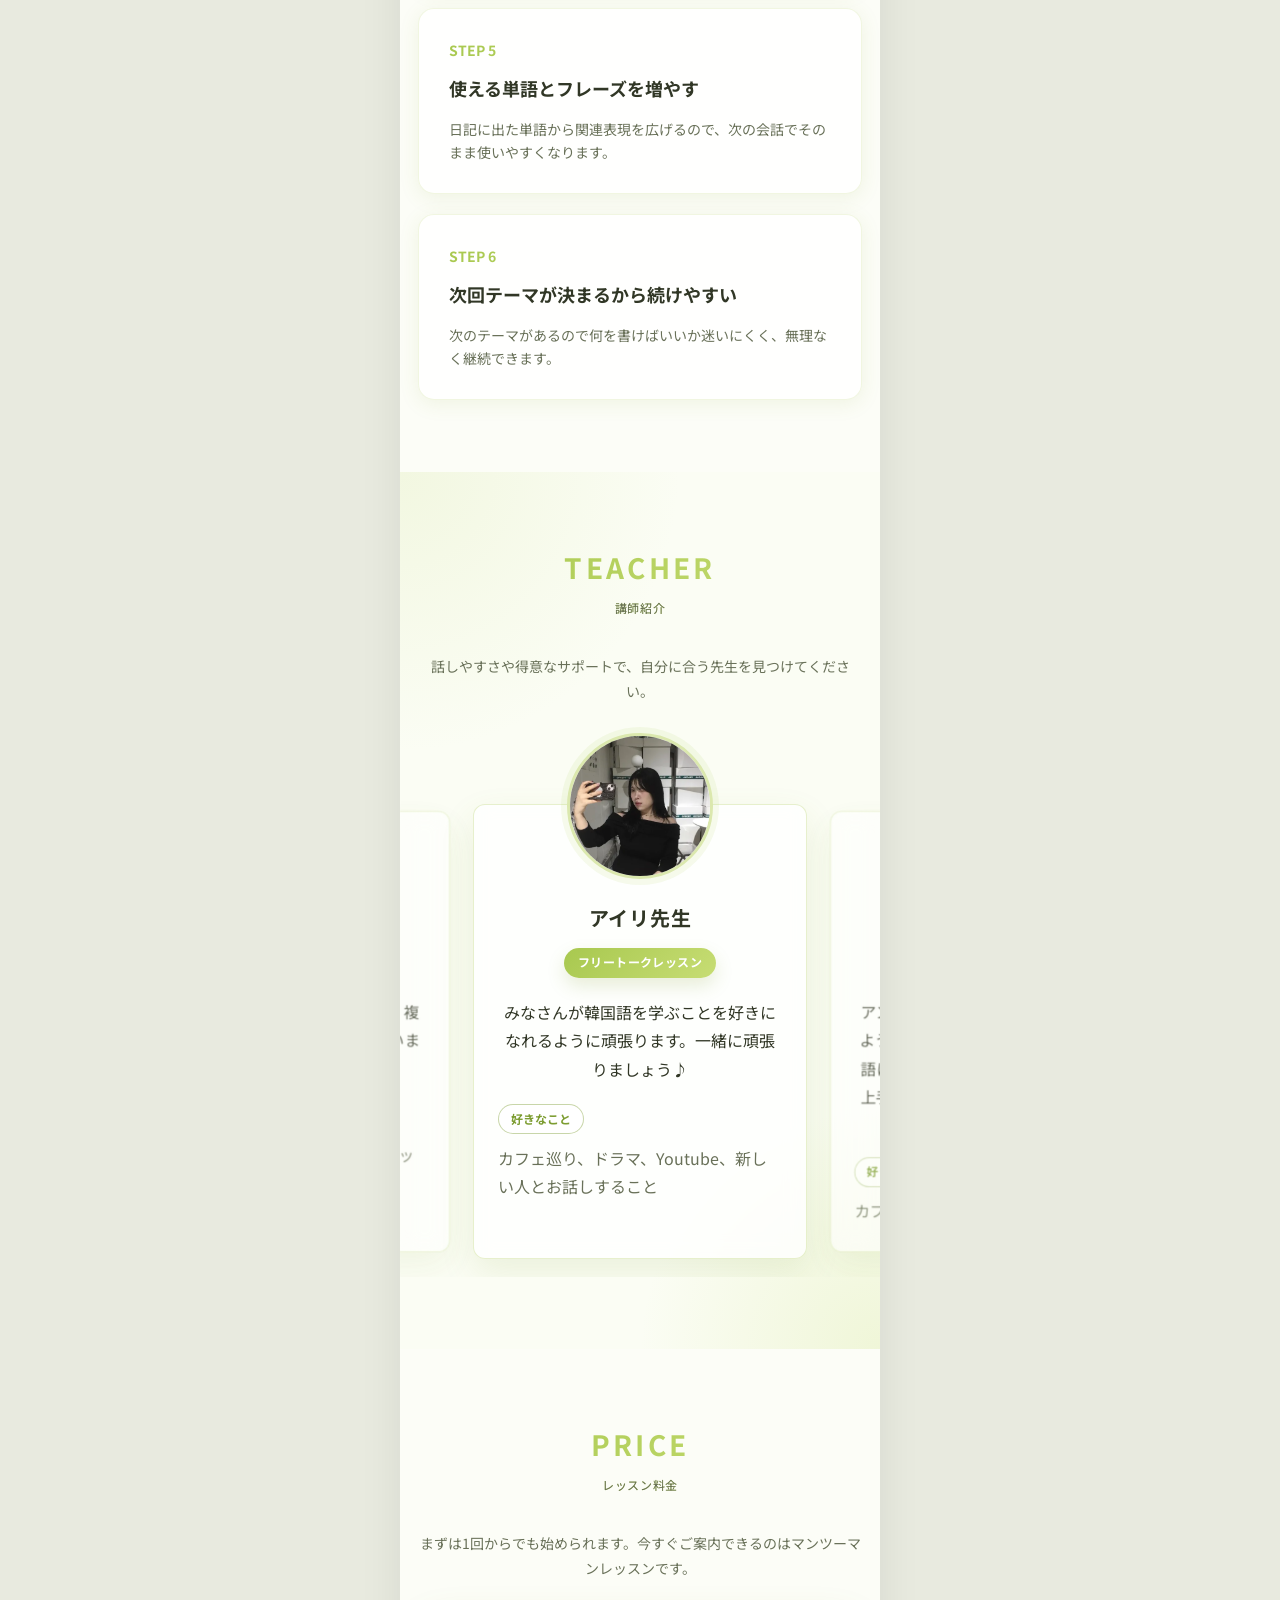
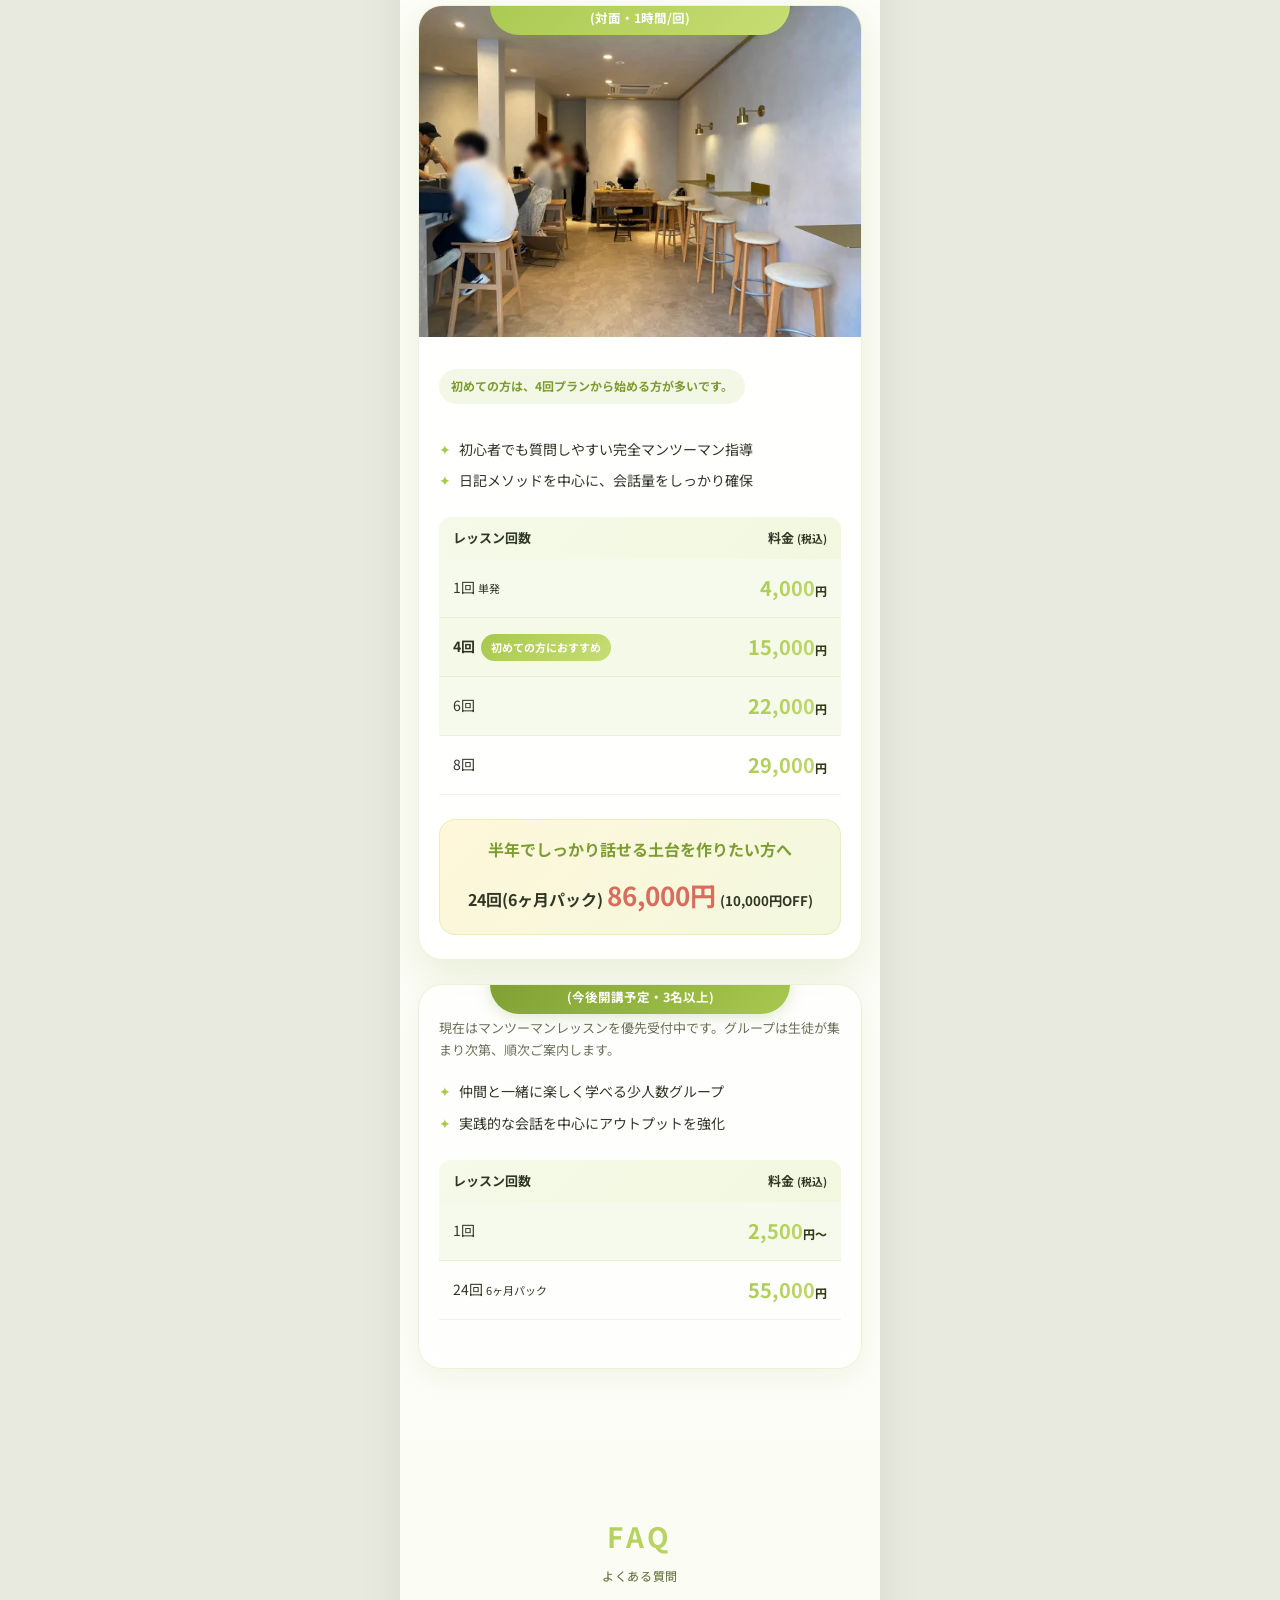
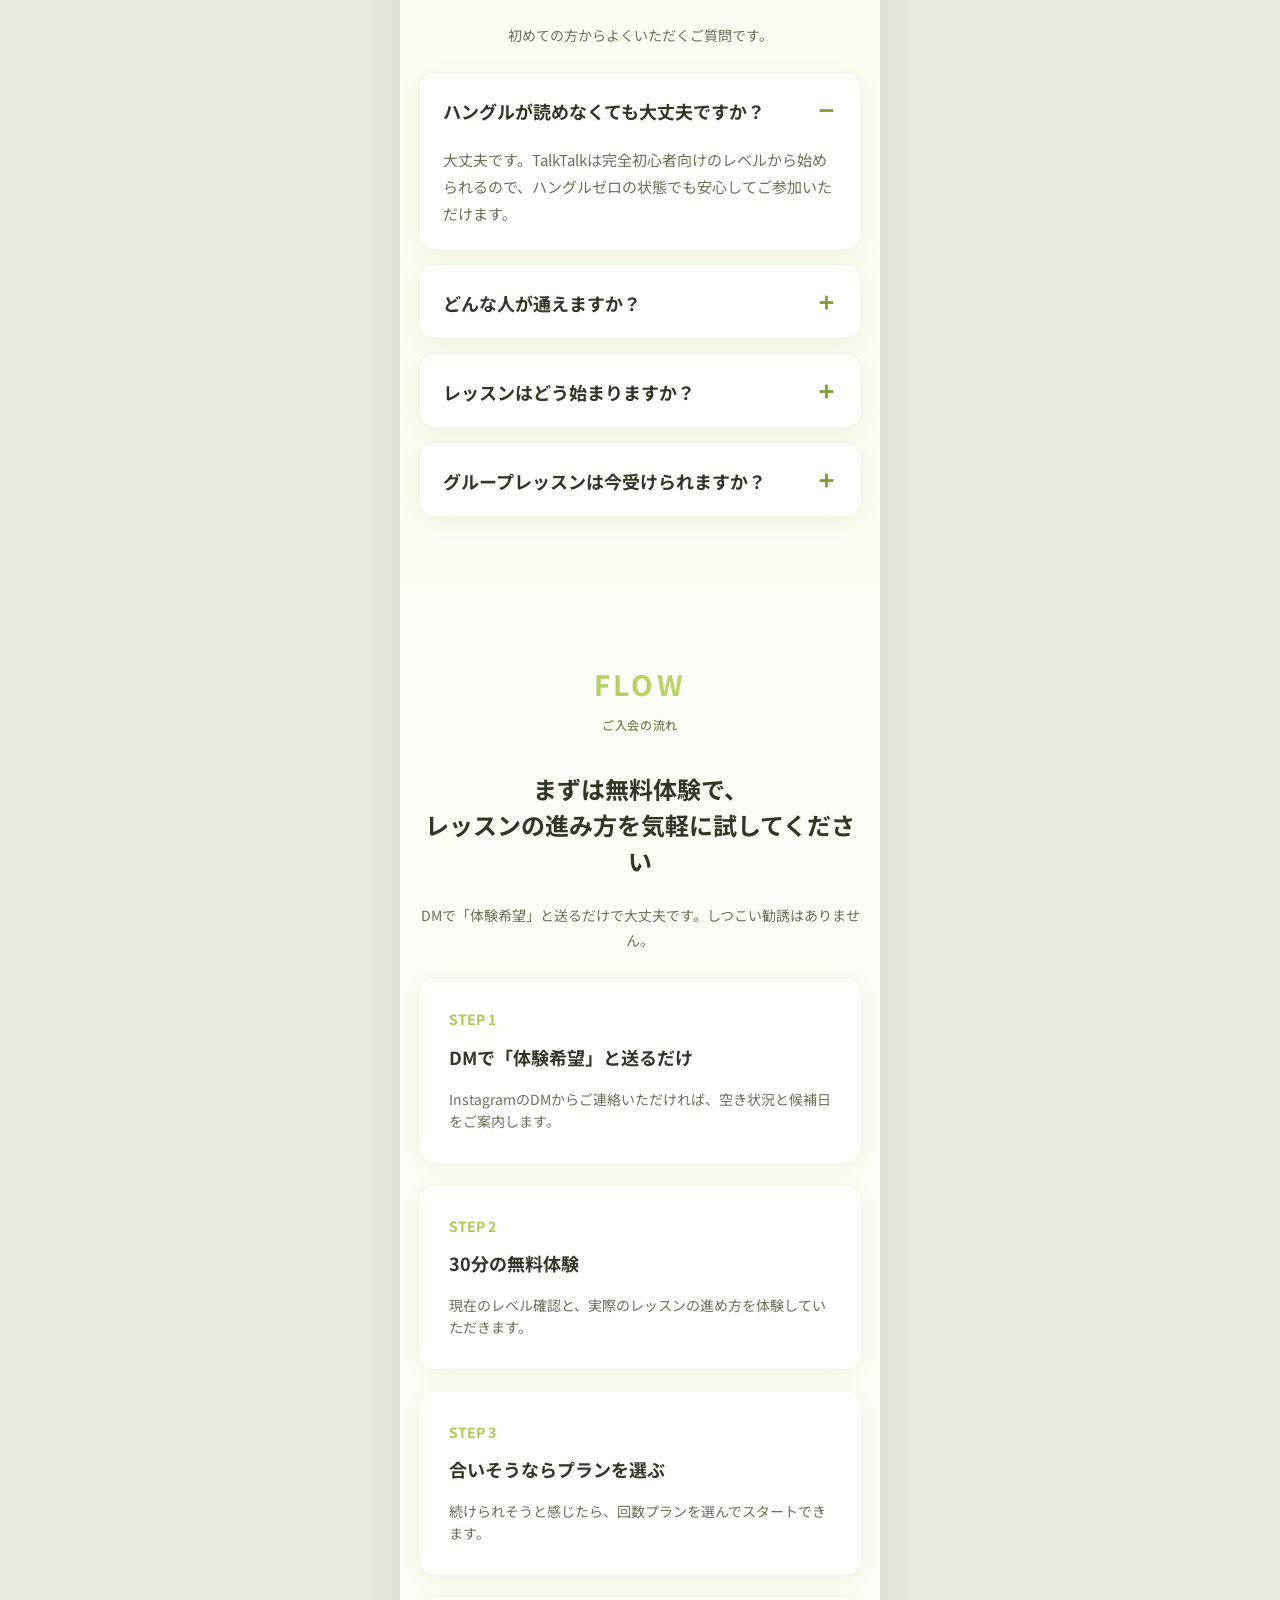
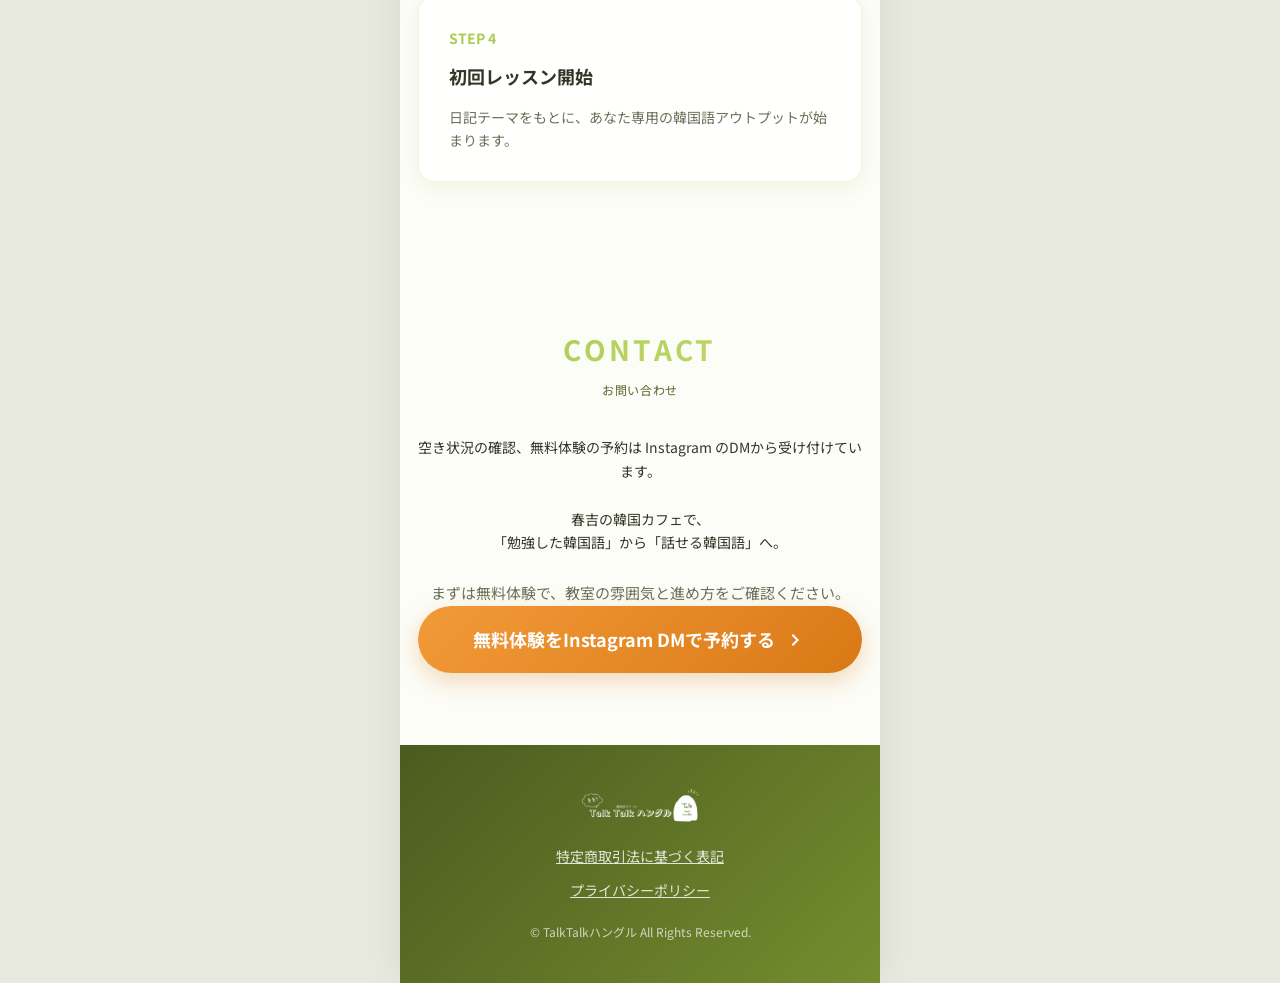
<file: index_v2.html>
<!DOCTYPE html>
<html lang="ja">

<head>
    <meta charset="UTF-8">
    <meta name="viewport" content="width=device-width, initial-scale=1.0">
    <title>独学で話せなかった人へ。春吉の韓国カフェで学ぶ韓国語教室｜TalkTalkハングル</title>
    <meta name="description" content="独学で止まりがちな韓国語を、春吉の韓国カフェで“話せる韓国語”へ。初心者歓迎、無料体験30分、入会費割引中。">
    <link rel="canonical" href="https://talktalk-lp.pages.dev/index_v2.html">
    <!-- OGP Tags -->
    <meta property="og:title" content="独学で話せなかった人へ。春吉の韓国カフェで学ぶ韓国語教室｜TalkTalkハングル">
    <meta property="og:description" content="独学で止まりがちな韓国語を、春吉の韓国カフェで“話せる韓国語”へ。初心者歓迎、無料体験30分、入会費割引中。">
    <meta property="og:type" content="website">
    <meta property="og:url" content="https://talktalk-lp.pages.dev/index_v2.html">
    <meta property="og:image" content="https://talktalk-lp.pages.dev/images/price_top.webp">
    <meta name="twitter:card" content="summary_large_image">

    <!-- Favicon -->
    <link rel="icon" href="images/header_logo.webp">
    <link rel="apple-touch-icon" href="images/header_logo.webp">

    <!-- Fonts -->
    <link rel="preconnect" href="https://fonts.googleapis.com">
    <link rel="preconnect" href="https://fonts.gstatic.com" crossorigin>
    <link href="https://fonts.googleapis.com/css2?family=Noto+Sans+JP:wght@400;500;700&display=swap" rel="stylesheet">
    <link href="https://fonts.googleapis.com/icon?family=Material+Icons" rel="stylesheet">

    <!-- Preload -->
    <link rel="preload" href="https://fonts.googleapis.com/icon?family=Material+Icons" as="style">

    <!-- CSS -->
    <link rel="stylesheet" href="assets/style_v2.css">

    <!-- JSON-LD Structured Data -->
    <script type="application/ld+json">
    {
      "@context": "https://schema.org",
      "@type": "EducationalOrganization",
      "name": "TalkTalkハングル",
      "description": "福岡・春吉の韓国カフェで学ぶ会話重視の韓国語教室。日記メソッドで話せる韓国語を身につけます。",
      "url": "https://talktalk-lp.pages.dev/index_v2.html",
      "logo": "https://talktalk-lp.pages.dev/images/header_logo.webp",
      "image": "https://talktalk-lp.pages.dev/images/price_top.webp",
      "address": {
        "@type": "PostalAddress",
        "addressLocality": "福岡市中央区春吉",
        "addressRegion": "福岡県",
        "addressCountry": "JP"
      },
      "sameAs": [
        "https://www.instagram.com/talktalk.hangul/"
      ],
      "offers": {
        "@type": "Offer",
        "name": "無料体験レッスン",
        "price": "0",
        "priceCurrency": "JPY",
        "description": "30分の無料体験で、教室の雰囲気と進め方をご案内します。"
      }
    }
    </script>
</head>

<body>

    <!-- Header -->
    <header class="header">
        <div class="header-inner">
            <div class="logo-container">
                <a href="#">
                    <img src="images/header_logo.webp" alt="TalkTalkハングル ロゴ" class="logo">
                </a>
            </div>
            <button class="hamburger-menu" aria-label="メニュー" aria-expanded="false" aria-controls="mobile-nav" id="menu-btn">
                <span class="material-icons">menu</span>
            </button>
        </div>
    </header>

    <!-- Navigation Overlay -->
    <div class="nav-overlay" id="nav-overlay"></div>

    <!-- Navigation Menu (Hidden by default) -->
    <nav class="mobile-nav" id="mobile-nav" aria-label="メインナビゲーション">
        <a href="#feature">特徴</a>
        <a href="#method">日記メソッド</a>
        <a href="#teacher">講師陣</a>
        <a href="#price">料金</a>
        <a href="#faq">よくある質問</a>
        <a href="#flow">入会の流れ</a>
        <a href="#contact">お問い合わせ</a>
    </nav>

    <main>
        <!-- Hero Section -->
        <section class="hero fade-in-up">
            <div class="hero-main">
                <div class="hero-image-container">
                    <img src="images/price_top.webp" alt="カフェでの授業風景" class="hero-image" fetchpriority="high">
                    <div class="hero-image-caption">
                        <div class="hero-image-badge">
                            <img src="images/badge_logo.webp" alt="TalkTalkハングル ロゴ" class="badge-img">
                        </div>
                        <p class="caption-title">韓国カフェで学ぶ<br>会話重視の韓国語レッスン</p>
                        <p class="caption-line">— 福岡・春吉 / 無料体験受付中 —</p>
                    </div>
                </div>
                <div class="hero-content">
                    <h1 class="hero-title">
                        独学で<span class="text-green">話せなかった人</span>へ。<br>
                        春吉の韓国カフェで、<br>
                        口から出る韓国語を身につける
                    </h1>
                    <p class="hero-subtitle">
                        初心者歓迎。日本語も話せる韓国人講師と日記メソッドで、1回のレッスンの中で「書く・読む・話す」まで練習できます。
                    </p>
                    <div class="hero-bubbles">
                        <div class="bubble">自分の話で会話練習</div>
                        <div class="bubble">自然な表現まで修正</div>
                    </div>
                    <div class="hero-campaign" data-campaign-month="3">入会費 2,000円OFF</div>
                    <a href="https://www.instagram.com/talktalk.hangul/" target="_blank" rel="noopener noreferrer" class="btn btn-primary btn-hero">
                        <span class="btn-text">無料体験をInstagram DMで予約する</span>
                        <span class="material-icons">chevron_right</span>
                    </a>
                    <p class="hero-cta-note">30分の無料体験で、教室の雰囲気と進め方をご案内します。</p>
                </div>
            </div>

            <div class="hero-proof-strip">
                <div class="hero-proof-item">
                    <span class="material-icons">schedule</span>
                    <span>無料体験30分</span>
                </div>
                <div class="hero-proof-item">
                    <span class="material-icons">record_voice_over</span>
                    <span>日本語OKのネイティブ講師</span>
                </div>
                <div class="hero-proof-item">
                    <span class="material-icons">place</span>
                    <span>天神南・春吉交差点から徒歩5分</span>
                </div>
                <div class="hero-proof-item">
                    <span class="material-icons">task_alt</span>
                    <span>回数制で始めやすい</span>
                </div>
            </div>
        </section>

        <!-- For You Section -->
        <section id="about" class="for-you fade-in-up section-padding">
            <div class="container">
                <h2 class="section-title">FOR YOU<span class="section-subtitle">こんな方におすすめ</span></h2>
                <p class="section-lead text-center">TalkTalkは、初心者でも「自分のことを韓国語で話す」ところから始められる教室です。</p>

                <div class="for-you-cards">
                    <article class="for-you-card">
                        <div class="for-you-icon"><span class="material-icons">favorite</span></div>
                        <h3 class="for-you-card-title">韓国ドラマやK-POPをもっと楽しみたい</h3>
                        <p class="for-you-card-desc">フレーズやニュアンスが分かるようになると、好きな作品や音楽の楽しみ方が一段深まります。</p>
                    </article>
                    <article class="for-you-card">
                        <div class="for-you-icon"><span class="material-icons">flight_takeoff</span></div>
                        <h3 class="for-you-card-title">旅行で使える韓国語を話せるようになりたい</h3>
                        <p class="for-you-card-desc">注文やちょっとした会話を丸暗記で終わらせず、自分の言葉で言える形まで練習します。</p>
                    </article>
                    <article class="for-you-card">
                        <div class="for-you-icon"><span class="material-icons">chat</span></div>
                        <h3 class="for-you-card-title">独学では続かなかったけれど会話の場が欲しい</h3>
                        <p class="for-you-card-desc">毎回のテーマとレッスンがあるので、ひとりでは止まりがちな学習も続けやすくなります。</p>
                    </article>
                </div>
            </div>
        </section>

        <!-- Features Section -->
        <section id="feature" class="feature fade-in-up section-padding bg-gray">
            <div class="container">
                <h2 class="section-title">FEATURE<span class="section-subtitle">3つの特徴</span></h2>
                <p class="section-lead text-center">初めての方でも始めやすく、続けやすい理由を3つに絞ってご紹介します。</p>

                <div class="feature-cards">
                    <div class="feature-card">
                        <div class="feature-point">point<br><span class="point-num">01</span></div>
                        <div class="feature-body">
                            <h3 class="feature-title">緊張しにくいカフェ空間だから続けやすい</h3>
                            <p class="feature-desc">教室感が強すぎないから、初心者でも身構えずに通えます。リラックスして話せる環境が、会話量を増やします。</p>
                            <div class="feature-img-wrapper mt-md">
                                <img src="images/space_sub1.webp" alt="ネシガンカフェ外観" class="feature-img" width="679" height="452">
                            </div>
                        </div>
                    </div>
                    <div class="feature-card">
                        <div class="feature-point">point<br><span class="point-num">02</span></div>
                        <div class="feature-body">
                            <h3 class="feature-title">毎回、自分の言葉で話すから身につく</h3>
                            <p class="feature-desc">教科書の丸暗記ではなく、あなたの日常を韓国語にして話す実践型。K-POPやドラマ、旅行の話題もそのまま会話練習になります。</p>
                            <div class="feature-img-wrapper mt-md">
                                <img src="images/intro_woman.webp" alt="会話レッスン風景" class="feature-img">
                            </div>
                        </div>
                    </div>
                    <div class="feature-card">
                        <div class="feature-point">point<br><span class="point-num">03</span></div>
                        <div class="feature-body">
                            <h3 class="feature-title">日本語OKのネイティブ講師が自然な表現に直す</h3>
                            <p class="feature-desc">伝わる韓国語で終わらず、実際に使われる自然な言い回しと発音までその場で修正。初心者の不安にも日本語で寄り添えます。</p>
                            <div class="feature-img-wrapper mt-md">
                                <img src="images/price_top.webp" alt="ネイティブ講師の授業風景" class="feature-img">
                            </div>
                        </div>
                    </div>
                </div>
            </div>
        </section>

        <!-- Diary Method Section -->
        <section id="method" class="method fade-in-up section-padding">
            <div class="container">
                <h2 class="section-title">METHOD<span class="section-subtitle">最大の強み：日記メソッド</span></h2>
                <h3 class="method-catch text-center mt-sm mb-md">「覚えたのに話せない」を、<br>毎回のレッスンで少しずつなくす日記メソッド</h3>
                <p class="section-lead text-center">多くの人がつまずくのは、「単語や文法は勉強したのに会話で出てこない」こと。TalkTalkでは、毎回あなたの日常を韓国語にして持ってくるから、レッスンそのものがアウトプット練習になります。</p>

                <div class="trial-steps">
                    <div class="trial-step">
                        <div class="step-label">STEP 1</div>
                        <h4 class="step-title">3〜5文の短い韓国語日記を書く</h4>
                        <p class="step-desc">難しく考えなくて大丈夫です。最近あったことや好きなことを、自分の言葉で書いてきます。</p>
                    </div>
                    <div class="trial-step">
                        <div class="step-label">STEP 2</div>
                        <h4 class="step-title">授業で声に出して読む</h4>
                        <p class="step-desc">まずは自分で書いた内容を音読。話し始めるハードルを下げて、会話に入りやすくします。</p>
                    </div>
                    <div class="trial-step">
                        <div class="step-label">STEP 3</div>
                        <h4 class="step-title">発音と表現をその場で修正</h4>
                        <p class="step-desc">講師が不自然な表現をネイティブらしい言い回しに直し、より伝わる韓国語へ整えます。</p>
                    </div>
                    <div class="trial-step">
                        <div class="step-label">STEP 4</div>
                        <h4 class="step-title">日記をもとに会話する</h4>
                        <p class="step-desc">日記の内容について韓国語で質問されるので、自分のことを韓国語で話す練習が自然に増えます。</p>
                    </div>
                    <div class="trial-step">
                        <div class="step-label">STEP 5</div>
                        <h4 class="step-title">使える単語とフレーズを増やす</h4>
                        <p class="step-desc">日記に出た単語から関連表現を広げるので、次の会話でそのまま使いやすくなります。</p>
                    </div>
                    <div class="trial-step">
                        <div class="step-label">STEP 6</div>
                        <h4 class="step-title">次回テーマが決まるから続けやすい</h4>
                        <p class="step-desc">次のテーマがあるので何を書けばいいか迷いにくく、無理なく継続できます。</p>
                    </div>
                </div>
            </div>
        </section>

        <!-- Teacher Section -->
        <section id="teacher" class="teacher fade-in-up section-padding bg-gray">
            <div class="container">
                <h2 class="section-title">TEACHER<span class="section-subtitle">講師紹介</span></h2>
                <p class="section-lead text-center teacher-lead">話しやすさや得意なサポートで、自分に合う先生を見つけてください。</p>

                <div class="teacher-stage">
                    <button class="teacher-nav teacher-nav-prev" type="button" aria-label="前の講師を見る">
                        <span class="material-icons">chevron_left</span>
                    </button>

                    <div class="teacher-carousel" id="teacher-carousel">
                        <div class="teacher-track">
                            <article class="teacher-card">
                                <div class="teacher-img-wrapper"><img src="images/teacher_anna.jpg" alt="アンナ先生" class="teacher-img"></div>
                                <h3 class="teacher-name">アンナ先生</h3>
                                <p class="teacher-role"><span class="teacher-role-pill">フリートークレッスン</span></p>
                                <p class="teacher-quote">教科書だけでは学べない「生きた韓国語」をお届けします。会話を中心に、楽しく身につけましょう。</p>
                                <div class="teacher-favorites">
                                    <span class="teacher-favorites-label">好きなこと</span>
                                    <p class="teacher-favorites-text">ポールダンス、歌うこと、ランニング</p>
                                </div>
                            </article>

                            <article class="teacher-card">
                                <div class="teacher-img-wrapper"><img src="images/teacher_jaeyoon.jpg" alt="ジェユン先生" class="teacher-img"></div>
                                <h3 class="teacher-name">ジェユン先生</h3>
                                <p class="teacher-role"><span class="teacher-role-pill">フリートークレッスン</span></p>
                                <p class="teacher-quote">韓国語・英語・日本語の通訳など、複数の言語を同時に使う仕事をしています。</p>
                                <div class="teacher-favorites">
                                    <span class="teacher-favorites-label">好きなこと</span>
                                    <p class="teacher-favorites-text">いろいろな言語で話すことや、ファッション</p>
                                </div>
                            </article>

                            <article class="teacher-card" data-initial-teacher="true">
                                <div class="teacher-img-wrapper"><img src="images/teacher_6.webp" alt="アイリ先生" class="teacher-img"></div>
                                <h3 class="teacher-name">アイリ先生</h3>
                                <p class="teacher-role"><span class="teacher-role-pill">フリートークレッスン</span></p>
                                <p class="teacher-quote">みなさんが韓国語を学ぶことを好きになれるように頑張ります。一緒に頑張りましょう♪</p>
                                <div class="teacher-favorites">
                                    <span class="teacher-favorites-label">好きなこと</span>
                                    <p class="teacher-favorites-text">カフェ巡り、ドラマ、Youtube、新しい人とお話しすること</p>
                                </div>
                            </article>

                            <article class="teacher-card">
                                <div class="teacher-img-wrapper"><img src="images/teacher_2.webp" alt="TOCCO先生" class="teacher-img"></div>
                                <h3 class="teacher-name">TOCCO先生</h3>
                                <p class="teacher-role"><span class="teacher-role-pill">フリートーク / オンライン</span></p>
                                <p class="teacher-quote">アンニョンハセヨ！みなさんの友達のような韓国語の先生TOCCOです。韓国語は難しくありません！自信を持って上手になるまで一緒に勉強していきましょう。</p>
                                <div class="teacher-favorites">
                                    <span class="teacher-favorites-label">好きなこと</span>
                                    <p class="teacher-favorites-text">カフェ巡り</p>
                                </div>
                            </article>

                            <article class="teacher-card">
                                <div class="teacher-img-wrapper"><img src="images/teacher_3.webp" alt="KIKI先生" class="teacher-img"></div>
                                <h3 class="teacher-name">KIKI先生</h3>
                                <p class="teacher-role"><span class="teacher-role-pill">オンラインレッスン</span></p>
                                <p class="teacher-quote">毎日楽しく勉強を続ける秘訣もお伝えします。一緒に楽しく韓国語を楽しみましょう。</p>
                                <div class="teacher-favorites">
                                    <span class="teacher-favorites-label">好きなこと</span>
                                    <p class="teacher-favorites-text">YouTubeで海外に住んでる人のvlogを観ること、本屋巡り</p>
                                </div>
                            </article>

                            <article class="teacher-card">
                                <div class="teacher-img-wrapper"><img src="images/teacher_4.webp" alt="ウォンホ先生" class="teacher-img"></div>
                                <h3 class="teacher-name">ウォンホ先生</h3>
                                <p class="teacher-role"><span class="teacher-role-pill">フリートークレッスン</span></p>
                                <p class="teacher-quote">カフェで楽しく韓国語！ 実際に使える韓国語を一緒に学びましょう！ 日記メソッドで自然な会話力が身につきます。</p>
                                <div class="teacher-favorites">
                                    <span class="teacher-favorites-label">好きなこと</span>
                                    <p class="teacher-favorites-text">ランニング、ジム、アニメ鑑賞</p>
                                </div>
                            </article>

                        </div>
                    </div>

                    <button class="teacher-nav teacher-nav-next" type="button" aria-label="次の講師を見る">
                        <span class="material-icons">chevron_right</span>
                    </button>
                </div>
            </div>
        </section>

        <!-- Price Section -->
        <section id="price" class="price fade-in-up section-padding">
            <div class="container">
                <h2 class="section-title">PRICE<span class="section-subtitle">レッスン料金</span></h2>
                <p class="section-lead text-center">まずは1回からでも始められます。今すぐご案内できるのはマンツーマンレッスンです。</p>

                <div class="price-layout">
                    <div class="price-card price-card-primary">
                        <div class="price-header-img">
                            <img src="images/space_sub2.webp" alt="カフェ内装" class="price-img" width="600" height="449">
                        </div>
                        <h3 class="price-card-title"><span>マンツーマンレッスン<br><small>(対面・1時間/回)</small></span></h3>
                        <p class="price-card-recommendation">初めての方は、4回プランから始める方が多いです。</p>
                        <ul class="price-list-features">
                            <li>初心者でも質問しやすい完全マンツーマン指導</li>
                            <li>日記メソッドを中心に、会話量をしっかり確保</li>
                        </ul>
                        <div class="price-table">
                            <div class="price-table-header">
                                <div>レッスン回数</div>
                                <div>料金 <small>(税込)</small></div>
                            </div>
                            <div class="price-row">
                                <div>1回 <small>単発</small></div>
                                <div class="price-amount">4,000<span>円</span></div>
                            </div>
                            <div class="price-row price-row-recommended">
                                <div class="price-plan">
                                    <span class="price-plan-main">4回</span>
                                    <span class="price-plan-badge">初めての方におすすめ</span>
                                </div>
                                <div class="price-amount">15,000<span>円</span></div>
                            </div>
                            <div class="price-row">
                                <div>6回</div>
                                <div class="price-amount">22,000<span>円</span></div>
                            </div>
                            <div class="price-row">
                                <div>8回</div>
                                <div class="price-amount">29,000<span>円</span></div>
                            </div>
                        </div>
                        <div class="discount-banner mt-md">
                            <p class="discount-title">半年でしっかり話せる土台を作りたい方へ</p>
                            <p>24回(6ヶ月パック) <span class="discount-amount">86,000円</span> <small>(10,000円OFF)</small></p>
                        </div>
                    </div>

                    <div class="price-side-column">
                        <div class="price-card price-card-secondary">
                            <h3 class="price-card-title"><span>グループレッスン<br><small>(今後開講予定・3名以上)</small></span></h3>
                            <p class="price-side-note">現在はマンツーマンレッスンを優先受付中です。グループは生徒が集まり次第、順次ご案内します。</p>
                            <ul class="price-list-features">
                                <li>仲間と一緒に楽しく学べる少人数グループ</li>
                                <li>実践的な会話を中心にアウトプットを強化</li>
                            </ul>
                            <div class="price-table">
                                <div class="price-table-header">
                                    <div>レッスン回数</div>
                                    <div>料金 <small>(税込)</small></div>
                                </div>
                                <div class="price-row">
                                    <div>1回</div>
                                    <div class="price-amount">2,500<span>円〜</span></div>
                                </div>
                                <div class="price-row">
                                    <div>24回 <small>6ヶ月パック</small></div>
                                    <div class="price-amount">55,000<span>円</span></div>
                                </div>
                            </div>
                        </div>

                        <div class="admission-offer">
                            <p class="admission-offer-label">3月限定のスタート特典</p>
                            <p class="admission-offer-price">入会費 5,000円 → 3,000円</p>
                            <p class="admission-offer-note">4回以上のパック登録で適用されます。</p>
                        </div>
                    </div>
                </div>
            </div>
        </section>

        <!-- FAQ Section -->
        <section id="faq" class="faq fade-in-up section-padding bg-gray">
            <div class="container">
                <h2 class="section-title">FAQ<span class="section-subtitle">よくある質問</span></h2>
                <p class="section-lead text-center">初めての方からよくいただくご質問です。</p>

                <div class="faq-list">
                    <details class="faq-item" name="faq" open>
                        <summary>ハングルが読めなくても大丈夫ですか？</summary>
                        <p class="faq-answer">大丈夫です。TalkTalkは完全初心者向けのレベルから始められるので、ハングルゼロの状態でも安心してご参加いただけます。</p>
                    </details>
                    <details class="faq-item" name="faq">
                        <summary>どんな人が通えますか？</summary>
                        <p class="faq-answer">年齢・職業は問いません。学生さんも社会人の方も歓迎です。韓国ドラマやK-POPが好きな方、旅行で使いたい方にも向いています。</p>
                    </details>
                    <details class="faq-item" name="faq">
                        <summary>レッスンはどう始まりますか？</summary>
                        <p class="faq-answer">まずは30分の無料体験で、今のレベル確認とレッスンの進め方をご説明します。合いそうだと感じたら、プランを選んでスタートできます。</p>
                    </details>
                    <details class="faq-item" name="faq">
                        <summary>グループレッスンは今受けられますか？</summary>
                        <p class="faq-answer">現在はマンツーマンレッスンを優先してご案内しています。グループレッスンは今後開講予定で、生徒が集まり次第ご案内します。</p>
                    </details>
                </div>
            </div>
        </section>

        <!-- Flow Section -->
        <section id="flow" class="trial fade-in-up section-padding">
            <div class="container text-center">
                <h2 class="section-title">FLOW<span class="section-subtitle">ご入会の流れ</span></h2>
                <h3 class="trial-catch mt-sm mb-md">まずは無料体験で、<br>レッスンの進み方を気軽に試してください</h3>
                <p class="section-lead text-center">DMで「体験希望」と送るだけで大丈夫です。しつこい勧誘はありません。</p>

                <div class="trial-steps text-left">
                    <div class="trial-step">
                        <div class="step-label">STEP 1</div>
                        <h4 class="step-title">DMで「体験希望」と送るだけ</h4>
                        <p class="step-desc">InstagramのDMからご連絡いただければ、空き状況と候補日をご案内します。</p>
                    </div>
                    <div class="trial-step">
                        <div class="step-label">STEP 2</div>
                        <h4 class="step-title">30分の無料体験</h4>
                        <p class="step-desc">現在のレベル確認と、実際のレッスンの進め方を体験していただきます。</p>
                    </div>
                    <div class="trial-step">
                        <div class="step-label">STEP 3</div>
                        <h4 class="step-title">合いそうならプランを選ぶ</h4>
                        <p class="step-desc">続けられそうと感じたら、回数プランを選んでスタートできます。</p>
                    </div>
                    <div class="trial-step">
                        <div class="step-label">STEP 4</div>
                        <h4 class="step-title">初回レッスン開始</h4>
                        <p class="step-desc">日記テーマをもとに、あなた専用の韓国語アウトプットが始まります。</p>
                    </div>
                </div>
            </div>
        </section>

        <!-- Contact Section -->
        <section id="contact" class="access fade-in-up section-padding">
            <div class="container text-center">
                <h2 class="section-title">CONTACT<span class="section-subtitle">お問い合わせ</span></h2>
                <p class="mb-md">空き状況の確認、無料体験の予約は Instagram のDMから受け付けています。</p>
                <p class="contact-tagline mb-md">春吉の韓国カフェで、<br>「勉強した韓国語」から「話せる韓国語」へ。</p>
                <p class="contact-reassurance mb-lg">まずは無料体験で、教室の雰囲気と進め方をご確認ください。</p>

                <div class="contact-box">
                    <a href="https://www.instagram.com/talktalk.hangul/" target="_blank" rel="noopener noreferrer" class="btn btn-primary btn-large">
                        無料体験をInstagram DMで予約する
                        <span class="material-icons">chevron_right</span>
                    </a>
                </div>
            </div>
        </section>
    </main>

    <!-- Footer -->
    <footer class="footer">
        <div class="container text-center">
            <img src="images/header_logo.webp" alt="TalkTalkハングル ロゴ" class="footer-logo">
            <div class="footer-links">
                <a href="legal.html" class="footer-link">特定商取引法に基づく表記</a>
                <a href="privacy.html" class="footer-link">プライバシーポリシー</a>
            </div>
            <p class="copyright">&copy; TalkTalkハングル All Rights Reserved.</p>
        </div>
    </footer>

    <!-- Scripts -->
    <script src="assets/main.js"></script>
</body>

</html>
</file>
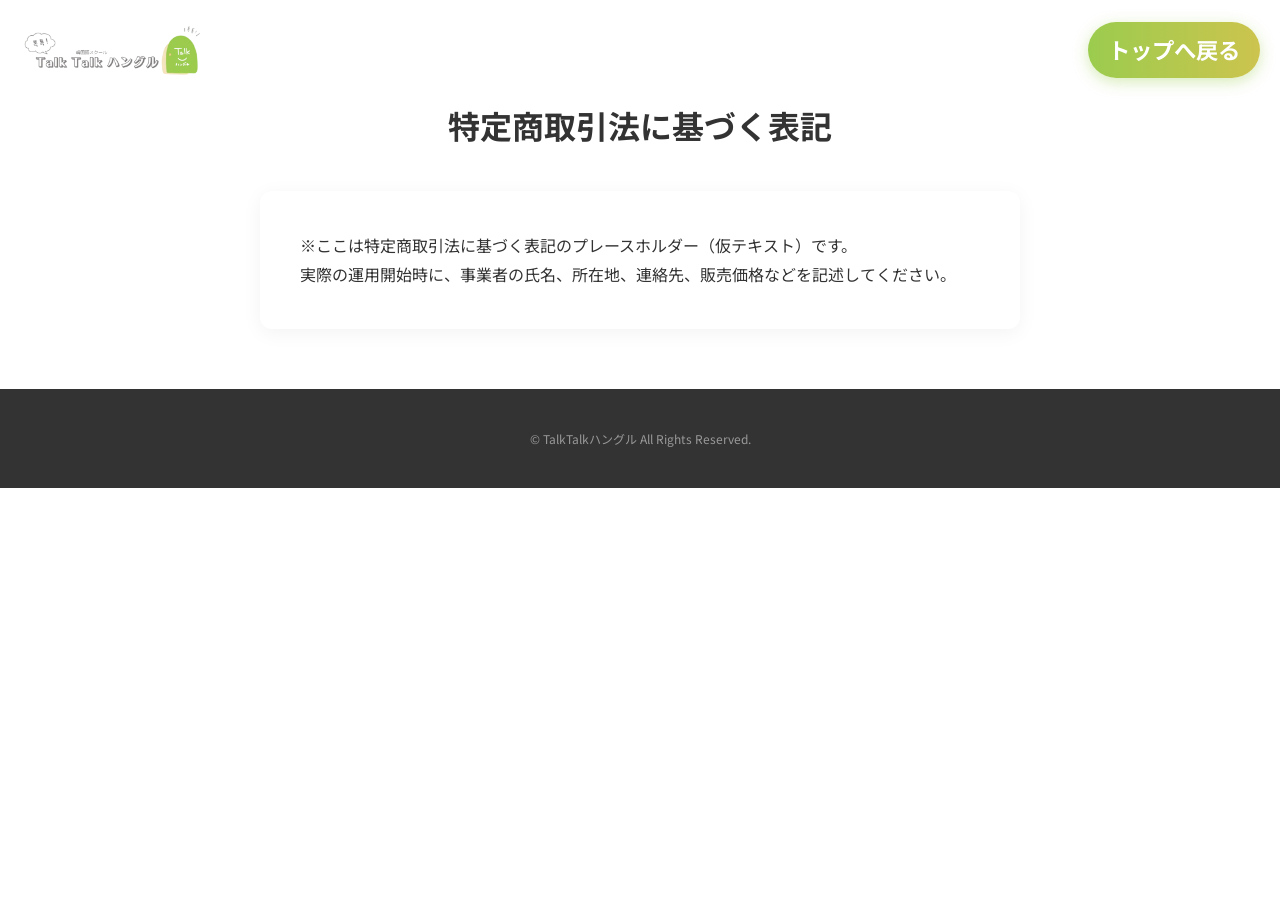
<file: legal.html>
<!DOCTYPE html>
<html lang="ja">
<head>
    <meta charset="UTF-8">
    <meta name="viewport" content="width=device-width, initial-scale=1.0">
    <title>特定商取引法に基づく表記｜TalkTalkハングル</title>
    <!-- 検索エンジン回避（限定公開用） -->
    <meta name="robots" content="noindex">
    
    <link rel="preconnect" href="https://fonts.googleapis.com">
    <link rel="preconnect" href="https://fonts.gstatic.com" crossorigin>
    <link href="https://fonts.googleapis.com/css2?family=Noto+Sans+JP:wght@400;500;700&display=swap" rel="stylesheet">
    <link rel="stylesheet" href="assets/style.css">
    <style>
        .legal-container {
            max-width: 800px;
            margin: 0 auto;
            padding: 100px 20px 60px;
        }
        .legal-title {
            font-size: 2rem;
            text-align: center;
            margin-bottom: 40px;
            color: var(--color-text-main);
        }
        .legal-content {
            background-color: #fff;
            padding: 40px;
            border-radius: 12px;
            box-shadow: 0 4px 20px rgba(0,0,0,0.05);
            line-height: 1.8;
        }
    </style>
</head>
<body>
    <header class="header">
        <div class="header-inner">
            <div class="logo-container">
                <a href="index.html">
                    <img src="images/header_logo.webp" alt="TalkTalkハングル ロゴ" class="logo">
                </a>
            </div>
            <a href="index.html" class="btn btn-primary" style="padding: 10px 20px; font-size: 1.4rem;">トップへ戻る</a>
        </div>
    </header>

    <main class="legal-container">
        <h1 class="legal-title">特定商取引法に基づく表記</h1>
        <div class="legal-content">
            <!-- TODO: 以下にお客様側で特商法の本文を記載してください。 -->
            <p>※ここは特定商取引法に基づく表記のプレースホルダー（仮テキスト）です。<br>
            実際の運用開始時に、事業者の氏名、所在地、連絡先、販売価格などを記述してください。</p>
        </div>
    </main>

    <footer class="footer">
        <div class="container text-center">
            <p class="copyright">&copy; TalkTalkハングル All Rights Reserved.</p>
        </div>
    </footer>
</body>
</html>
</file>
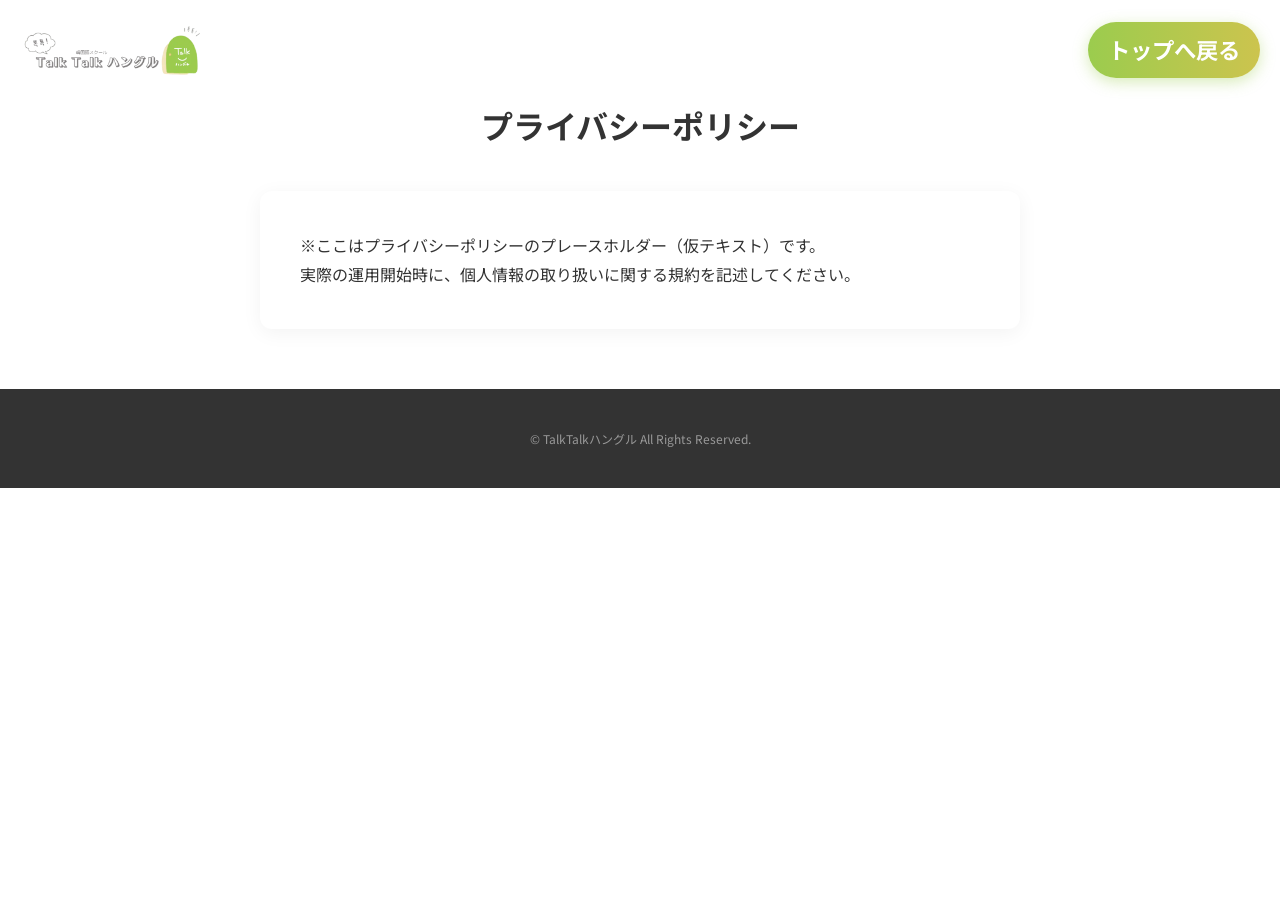
<file: privacy.html>
<!DOCTYPE html>
<html lang="ja">
<head>
    <meta charset="UTF-8">
    <meta name="viewport" content="width=device-width, initial-scale=1.0">
    <title>プライバシーポリシー｜TalkTalkハングル</title>
    <!-- 検索エンジン回避（限定公開用） -->
    <meta name="robots" content="noindex">
    
    <link rel="preconnect" href="https://fonts.googleapis.com">
    <link rel="preconnect" href="https://fonts.gstatic.com" crossorigin>
    <link href="https://fonts.googleapis.com/css2?family=Noto+Sans+JP:wght@400;500;700&display=swap" rel="stylesheet">
    <link rel="stylesheet" href="assets/style.css">
    <style>
        .legal-container {
            max-width: 800px;
            margin: 0 auto;
            padding: 100px 20px 60px;
        }
        .legal-title {
            font-size: 2rem;
            text-align: center;
            margin-bottom: 40px;
            color: var(--color-text-main);
        }
        .legal-content {
            background-color: #fff;
            padding: 40px;
            border-radius: 12px;
            box-shadow: 0 4px 20px rgba(0,0,0,0.05);
            line-height: 1.8;
        }
    </style>
</head>
<body>
    <header class="header">
        <div class="header-inner">
            <div class="logo-container">
                <a href="index.html">
                    <img src="images/header_logo.webp" alt="TalkTalkハングル ロゴ" class="logo">
                </a>
            </div>
            <a href="index.html" class="btn btn-primary" style="padding: 10px 20px; font-size: 1.4rem;">トップへ戻る</a>
        </div>
    </header>

    <main class="legal-container">
        <h1 class="legal-title">プライバシーポリシー</h1>
        <div class="legal-content">
            <!-- TODO: 以下にお客様側でプライバシーポリシーの本文を記載してください。 -->
            <p>※ここはプライバシーポリシーのプレースホルダー（仮テキスト）です。<br>
            実際の運用開始時に、個人情報の取り扱いに関する規約を記述してください。</p>
        </div>
    </main>

    <footer class="footer">
        <div class="container text-center">
            <p class="copyright">&copy; TalkTalkハングル All Rights Reserved.</p>
        </div>
    </footer>
</body>
</html>
</file>
<file: assets/style.css>
/* 
  TalkTalkハングル LP - Style Definitions
  Variables & Resets
*/
:root {
  /* Colors */
  --color-primary: #9BCC4E;
  /* rgb(155, 204, 78) - Main Green */
  --color-primary-dark: #8AB845;
  --color-accent: #CCC44E;
  /* Olive/Yellow */
  --color-bg-hero: #E8F5E9;
  /* Light Green Bg */
  --color-bg-gray: #F9F9F9;
  /* Off White */
  --color-text-main: #333333;
  --color-text-light: #666666;
  --color-danger: #F90000;
  /* Red for discounts */
  --color-white: #FFFFFF;

  /* Typography */
  --font-main: 'Noto Sans JP', sans-serif;
  --font-heading: 'A1ゴシック M/R JIS2004', 'Noto Sans JP', sans-serif;

  /* Spacing */
  --spacing-xs: 8px;
  --spacing-sm: 16px;
  --spacing-md: 24px;
  --spacing-lg: 40px;
  --spacing-xl: 60px;
  --spacing-xxl: 100px;
}

* {
  box-sizing: border-box;
  margin: 0;
  padding: 0;
}

html {
  scroll-behavior: smooth;
}

body {
  font-family: var(--font-main);
  font-weight: 400;
  color: var(--color-text-main);
  line-height: 1.6;
  background-color: var(--color-white);
  overflow-x: hidden;
}

img {
  max-width: 100%;
  height: auto;
  display: block;
}

a {
  text-decoration: none;
  color: inherit;
}

ul {
  list-style: none;
}

/* Utilities */
.text-green {
  color: var(--color-primary);
}

.text-center {
  text-align: center;
}

.text-left {
  text-align: left;
}

.bg-gray {
  background-color: var(--color-bg-gray);
}

.section-padding {
  padding: var(--spacing-xxl) 0;
}

.container {
  width: 100%;
  max-width: 1000px;
  margin: 0 auto;
  padding: 0 var(--spacing-sm);
}

.mt-sm {
  margin-top: var(--spacing-sm);
}

.mt-md {
  margin-top: var(--spacing-md);
}

.mt-lg {
  margin-top: var(--spacing-lg);
}

.mt-xl {
  margin-top: var(--spacing-xl);
}

.mb-md {
  margin-bottom: var(--spacing-md);
}

.mb-lg {
  margin-bottom: var(--spacing-lg);
}

/* Buttons */
.btn {
  display: inline-flex;
  align-items: center;
  justify-content: center;
  padding: 16px 32px;
  border-radius: 50px;
  font-weight: 700;
  transition: all 0.3s ease;
  cursor: pointer;
  border: none;
  text-align: center;
}

.btn-primary {
  background: linear-gradient(90deg, var(--color-primary), var(--color-accent));
  color: var(--color-white);
  box-shadow: 0 4px 15px rgba(155, 204, 78, 0.4);
}

.btn-primary:hover {
  transform: translateY(-2px);
  box-shadow: 0 6px 20px rgba(155, 204, 78, 0.6);
}

.btn-hero {
  font-size: 18px;
  width: 100%;
  max-width: 320px;
}

.btn-hero .material-icons {
  margin-left: 8px;
}

.btn-large {
  font-size: 20px;
  padding: 20px 40px;
  width: 100%;
  max-width: 380px;
}

.btn-large .material-icons {
  margin-right: 8px;
  font-size: 24px;
}

/* Section Titles */
.section-title {
  text-align: center;
  font-size: 32px;
  font-weight: 700;
  letter-spacing: 0.1em;
  margin-bottom: var(--spacing-xl);
  font-family: var(--font-heading);
  display: flex;
  flex-direction: column;
  align-items: center;
}

.section-subtitle {
  font-size: 14px;
  font-weight: 400;
  color: var(--color-text-light);
  margin-top: 8px;
  letter-spacing: 0.05em;
}

/* Header */
.header {
  position: absolute;
  top: 0;
  left: 0;
  width: 100%;
  z-index: 100;
  padding: 20px;
}

.header-inner {
  display: flex;
  justify-content: space-between;
  align-items: center;
}

.logo {
  height: 60px;
}

.hamburger-menu {
  background-color: var(--color-primary);
  color: white;
  border: none;
  border-radius: 50%;
  width: 50px;
  height: 50px;
  display: flex;
  align-items: center;
  justify-content: center;
  cursor: pointer;
  box-shadow: 0 2px 10px rgba(0, 0, 0, 0.1);
  position: fixed;
  top: 20px;
  right: 20px;
  z-index: 1000;
  transition: background-color 0.3s;
}

.hamburger-menu:hover {
  background-color: var(--color-primary-dark);
}

.mobile-nav {
  position: fixed;
  top: 0;
  right: -100%;
  width: 250px;
  height: 100vh;
  background-color: white;
  box-shadow: -2px 0 10px rgba(0, 0, 0, 0.1);
  z-index: 999;
  display: flex;
  flex-direction: column;
  padding: 80px 30px 30px;
  transition: right 0.3s ease;
}

.mobile-nav.open {
  right: 0;
}

.mobile-nav a {
  font-size: 18px;
  padding: 15px 0;
  border-bottom: 1px solid #eee;
  font-weight: 500;
}

/* Hero Section */
.hero {
  background-color: var(--color-bg-hero);
  position: relative;
  overflow: hidden;
  display: flex;
  flex-direction: column;
  align-items: center;
  min-height: 100vh;
  padding-top: 80px;
}

@media (min-width: 900px) {
  .hero {
    flex-direction: row;
    height: 100vh;
    padding: 0 5%;
  }
}

.hero-content {
  flex: 1;
  padding: 40px 20px 40px;
  display: flex;
  flex-direction: column;
  align-items: center;
  text-align: center;
  z-index: 2;
  order: 2;
}

@media (min-width: 900px) {
  .hero-content {
    align-items: flex-start;
    text-align: left;
    padding-left: 5%;
    order: 1;
  }
}

.hero-title {
  font-size: clamp(32px, 5vw, 48px);
  font-family: var(--font-heading);
  line-height: 1.3;
  margin-bottom: 20px;
  letter-spacing: 0.05em;
}

.hero-subtitle {
  font-size: clamp(16px, 2vw, 20px);
  margin-bottom: 40px;
  color: var(--color-text-main);
  font-weight: 500;
}

.hero-bubbles {
  display: grid;
  grid-template-columns: repeat(2, 1fr);
  gap: 15px;
  margin-bottom: 30px;
}

@media (min-width: 480px) {
  .hero-bubbles {
    grid-template-columns: repeat(4, 1fr);
  }
}

@media (min-width: 900px) {
  .hero-bubbles {
    justify-content: flex-start;
    max-width: 450px;
  }
}

.bubble {
  background: white;
  border: 1px solid var(--color-primary);
  color: var(--color-primary);
  border-radius: 50%;
  width: 90px;
  height: 90px;
  display: flex;
  align-items: center;
  justify-content: center;
  text-align: center;
  font-size: 12px;
  font-weight: 700;
  line-height: 1.3;
}

.hero-campaign {
  background: white;
  border: 1px solid var(--color-primary);
  border-radius: 20px;
  padding: 5px 15px;
  font-size: 13px;
  font-weight: 700;
  margin-bottom: 15px;
  color: var(--color-primary);
  box-shadow: 0 4px 6px rgba(0, 0, 0, 0.05);
}

.hero-image-container {
  flex: 1;
  position: relative;
  width: 100%;
  max-width: 500px;
  padding: 20px;
  z-index: 1;
  order: 1;
  display: flex;
  flex-direction: column;
}

@media (min-width: 900px) {
  .hero-image-container {
    order: 2;
  }
}

.hero-image {
  width: 100%;
  border-radius: 20px 20px 0 0;
  box-shadow: 0 -5px 20px rgba(0, 0, 0, 0.05);
  object-fit: cover;
  flex: 1;
  min-height: 300px;
}

.hero-image-badge {
  position: absolute;
  top: 0px;
  left: 50%;
  transform: translate(-50%, -50%);
  width: 120px;
  height: 120px;
  z-index: 10;
}

.badge-img {
  width: 100%;
  height: 100%;
  object-fit: contain;
}

.hero-image-caption {
  background: white;
  padding: 60px 20px 30px;
  text-align: center;
  border-radius: 0 0 20px 20px;
  box-shadow: 0 10px 30px rgba(0, 0, 0, 0.1);
  position: relative;
}

.caption-title {
  font-size: 24px;
  font-weight: 700;
  margin-bottom: 10px;
}

.caption-line {
  color: var(--color-text-light);
  font-size: 14px;
}

/* Intro Section */
.intro-image-wrapper {
  display: flex;
  justify-content: center;
}

.circle-image {
  width: 300px;
  height: 300px;
  object-fit: cover;
  border-radius: 50%;
}

.section-heading {
  font-size: clamp(24px, 4vw, 36px);
  line-height: 1.5;
  letter-spacing: 0.1em;
}

/* Feature Section */
.feature-cards {
  display: flex;
  flex-direction: column;
  gap: 30px;
  max-width: 600px;
  margin: 0 auto;
}

.feature-card {
  background: white;
  border-radius: 15px;
  padding: 40px 30px;
  position: relative;
  box-shadow: 0 4px 15px rgba(0, 0, 0, 0.03);
  border: 1px solid var(--color-primary);
  display: flex;
  flex-direction: column;
}

.feature-img-wrapper {
  margin-top: 30px;
  margin-right: -30px;
  margin-bottom: -40px;
  margin-left: -30px;
  border-radius: 0 0 15px 15px;
  overflow: hidden;
}

.feature-img {
  width: 100%;
  height: 200px;
  object-fit: cover;
  display: block;
}

@media (min-width: 768px) {
  .feature-card {
    flex-direction: row;
    gap: 30px;
  }
}

.feature-point {
  color: var(--color-primary);
  font-weight: 700;
  font-size: 16px;
  line-height: 1.1;
  margin-bottom: 20px;
}

@media (min-width: 768px) {
  .feature-point {
    margin-bottom: 0;
    min-width: 60px;
  }
}

.point-num {
  font-size: 32px;
}

.feature-title {
  font-size: 22px;
  font-weight: 700;
  margin-bottom: 15px;
  line-height: 1.4;
}

.feature-desc {
  font-size: 15px;
  color: var(--color-text-light);
  line-height: 1.7;
}

/* Price Section */
.price-cards {
  max-width: 800px;
  margin: 0 auto;
}

.price-card {
  border: 1px solid var(--color-primary);
  border-radius: 20px;
  padding: 40px 30px;
  position: relative;
  background: white;
  overflow: hidden;
}

.price-header-img {
  margin: -40px -30px 40px -30px;
}

.price-img {
  width: 100%;
  height: auto;
  object-fit: cover;
  display: block;
}

/* Trick for title line-through */
.price-card-title {
  position: absolute;
  top: 0;
  left: 50%;
  transform: translate(-50%, -50%);
  background: white;
  padding: 0 20px;
  color: var(--color-primary);
  font-size: 20px;
  font-weight: 700;
  text-align: center;
  width: max-content;
}

.price-list-features {
  margin-top: 20px;
  margin-bottom: 30px;
}

.price-list-features li {
  position: relative;
  padding-left: 20px;
  margin-bottom: 10px;
  font-size: 15px;
}

.price-list-features li::before {
  content: "•";
  color: var(--color-primary);
  position: absolute;
  left: 0;
  font-size: 20px;
  line-height: 1;
}

.price-table {
  width: 100%;
  margin-bottom: 30px;
}

.price-table-header {
  display: flex;
  justify-content: space-between;
  background-color: var(--color-bg-hero);
  color: var(--color-text-main);
  padding: 12px 20px;
  border-radius: 8px 8px 0 0;
  font-weight: 700;
}

.price-row {
  display: flex;
  justify-content: space-between;
  padding: 15px 20px;
  border-bottom: 1px solid #eee;
  align-items: center;
}

.price-row:nth-child(even) {
  background-color: var(--color-bg-hero);
  opacity: 0.8;
}

.price-amount {
  font-size: 24px;
  font-weight: 700;
}

.price-amount span {
  font-size: 14px;
}

.discount-banner {
  background-color: #FFF9C4;
  padding: 20px;
  border-radius: 10px;
  text-align: center;
  font-weight: 700;
}

.discount-title {
  color: #F57F17;
  margin-bottom: 10px;
  font-size: 18px;
}

.discount-amount {
  color: var(--color-danger);
  font-size: 32px;
  font-weight: 700;
}

.admission-fee {
  text-align: center;
  margin-top: 40px;
  font-size: 18px;
  font-weight: 700;
}

/* Teacher Section */
.teacher-carousel {
  overflow-x: auto;
  padding: 20px 0;
  scroll-snap-type: x mandatory;
}

.teacher-track {
  display: flex;
  gap: 20px;
  padding: 0 20px;
  width: max-content;
}

.teacher-card {
  width: 250px;
  scroll-snap-align: center;
  background: white;
  border-radius: 20px;
  padding: 20px;
  text-align: center;
  box-shadow: 0 4px 15px rgba(0, 0, 0, 0.05);
}

@media (min-width: 768px) {
  .teacher-carousel {
    overflow-x: visible;
  }

  .teacher-track {
    display: grid;
    grid-template-columns: repeat(2, 250px);
    width: 100%;
    margin: 0 auto;
    justify-content: center;
  }

  .teacher-card {
    width: 100%;
  }
}

.teacher-img-wrapper {
  margin-bottom: 15px;
  display: flex;
  justify-content: center;
}

.teacher-img {
  width: 150px;
  height: 150px;
  border-radius: 50%;
  object-fit: cover;
}

.teacher-name {
  font-size: 18px;
  font-weight: 700;
  margin-bottom: 5px;
}

.teacher-role {
  color: var(--color-primary);
  font-size: 13px;
  margin-bottom: 15px;
}

.teacher-desc {
  font-size: 14px;
  color: var(--color-text-light);
  line-height: 1.5;
  text-align: left;
}

/* Schedule Section */
.schedule .btn-large {
  max-width: 350px;
  margin: 0 auto;
}

/* Space Section */
.space-catch {
  font-size: clamp(20px, 4vw, 24px);
  font-weight: 700;
  line-height: 1.5;
}

.space-desc {
  font-size: 15px;
  color: var(--color-text-light);
  line-height: 1.7;
}

.space-gallery {
  max-width: 800px;
  margin: 0 auto;
}

.space-main-img-wrapper {
  width: 100%;
  border-radius: 20px;
  overflow: hidden;
  margin-bottom: 15px;
}

.space-main-img {
  width: 100%;
  aspect-ratio: 16 / 10;
  object-fit: cover;
  display: block;
}

.space-sub-imgs {
  display: grid;
  grid-template-columns: 1fr 1fr;
  gap: 15px;
}

.space-sub-img {
  width: 100%;
  aspect-ratio: 4 / 3;
  border-radius: 20px;
  object-fit: cover;
  display: block;
}

/* Trial Section */
.trial-catch {
  font-size: clamp(20px, 4vw, 24px);
  font-weight: 700;
  line-height: 1.5;
}

.trial-desc {
  font-size: 15px;
  color: var(--color-text-light);
  line-height: 1.7;
}

.trial-steps {
  max-width: 800px;
  margin: 0 auto;
  display: flex;
  flex-direction: column;
  gap: 20px;
}

@media (min-width: 768px) {
  .trial-steps {
    display: grid;
    grid-template-columns: 1fr 1fr;
  }
}

.trial-step {
  background: white;
  border-radius: 15px;
  padding: 30px;
  box-shadow: 0 4px 15px rgba(0, 0, 0, 0.05);
  border: 1px solid var(--color-primary);
  display: flex;
  flex-direction: column;
  height: 100%;
}

.step-label {
  color: var(--color-primary);
  font-weight: 700;
  font-size: 14px;
  margin-bottom: 10px;
}

.step-title {
  font-size: 18px;
  font-weight: 700;
  margin-bottom: 15px;
}

.step-desc {
  font-size: 14px;
  color: var(--color-text-light);
  line-height: 1.6;
}

.step-link {
  display: inline-flex;
  align-items: center;
  margin-top: 15px;
  font-weight: 700;
  font-size: 14px;
}

.step-link .material-icons {
  font-size: 18px;
  margin-left: 5px;
  transition: transform 0.3s;
}

.step-link:hover .material-icons {
  transform: translateX(4px);
}

/* Access / Contact Section */
.map-placeholder {
  background-color: #eee;
  height: 300px;
  border-radius: 20px;
  display: flex;
  align-items: center;
  justify-content: center;
  color: #999;
}

.address {
  font-size: 16px;
  line-height: 1.8;
}

.contact-text {
  font-size: 16px;
  font-weight: 700;
}

/* Footer */
.footer {
  background-color: #333;
  color: white;
  padding: 40px 0;
}

.footer-logo {
  height: 40px;
  margin: 0 auto 20px;
  filter: brightness(0) invert(1);
}

.copyright {
  font-size: 12px;
  color: #999;
}

/* Animation Classes */
.fade-in-up {
  opacity: 0;
  transform: translateY(30px);
  transition: opacity 0.8s ease-out, transform 0.8s ease-out;
}

.fade-in-up.visible {
  opacity: 1;
  transform: translateY(0);
}
</file>
<file: assets/style_v2.css>
/* 
  TalkTalkハングル LP - V2 Korean School Style
  韓国語教室テイスト（パステル・ポップ・トレンド風）
*/
:root {
  /* Colors - Logo Green Palette */
  --color-primary: #a8c84f;
  --color-primary-dark: #7d9d32;
  --color-primary-light: #dbe8ae;
  --color-accent: #c7dd74;
  --color-accent-light: #e7f0c1;
  --color-cta: #f29a38;
  --color-cta-dark: #d97916;
  --color-cta-light: #ffd19a;
  --color-bg-hero: #f5fae9;
  --color-bg-gray: #fbfdf4;
  --color-bg-card: rgba(255, 255, 255, 0.82);
  --color-text-main: #313726;
  --color-text-light: #697159;
  --color-danger: #d96d5d;
  --color-white: #FFFFFF;
  --color-yellow: #f1df82;
  --color-mint: #d5e7c7;

  /* Typography */
  --font-main: 'Noto Sans JP', sans-serif;
  --font-heading: 'Noto Sans JP', sans-serif;

  /* Spacing */
  --spacing-xs: 8px;
  --spacing-sm: 16px;
  --spacing-md: 24px;
  --spacing-lg: 40px;
  --spacing-xl: 60px;
  --spacing-xxl: 100px;

  /* Effects */
  --glass-bg: rgba(255, 255, 255, 0.68);
  --glass-border: rgba(168, 200, 79, 0.18);
  --shadow-soft: 0 8px 32px rgba(125, 157, 50, 0.14);
  --shadow-card: 0 4px 20px rgba(125, 157, 50, 0.1);
  --shadow-hover: 0 12px 40px rgba(125, 157, 50, 0.2);
  --radius-lg: 24px;
  --radius-md: 16px;
  --radius-sm: 12px;
}

* {
  box-sizing: border-box;
  margin: 0;
  padding: 0;
}

html {
  scroll-behavior: smooth;
  background-color: #e8eadf;
  overflow-x: hidden;
}

body {
  font-family: var(--font-main);
  font-size: 16px;
  font-weight: 400;
  color: var(--color-text-main);
  line-height: 1.7;
  background-color: #fcfdf7;
  overflow-x: clip;
  max-width: 480px;
  margin: 0 auto;
  box-shadow: 0 0 40px rgba(0, 0, 0, 0.08);
  position: relative;
}

img {
  max-width: 100%;
  height: auto;
  display: block;
}

a {
  text-decoration: none;
  color: inherit;
}

ul {
  list-style: none;
}

/* Utilities */
.text-green {
  color: var(--color-primary);
}

.text-center {
  text-align: center;
}

.text-left {
  text-align: left;
}

.bg-gray {
  background-color: var(--color-bg-gray);
}

.section-padding {
  padding: var(--spacing-xxl) 0;
}

.container {
  width: 100%;
  max-width: 1000px;
  margin: 0 auto;
  padding: 0 var(--spacing-sm);
}

.mt-sm { margin-top: var(--spacing-sm); }
.mt-md { margin-top: var(--spacing-md); }
.mt-lg { margin-top: var(--spacing-lg); }
.mt-xl { margin-top: var(--spacing-xl); }
.mb-md { margin-bottom: var(--spacing-md); }
.mb-lg { margin-bottom: var(--spacing-lg); }
.mb-sm { margin-bottom: var(--spacing-sm); }

/* ─── Buttons ───────────────────────────── */
.btn {
  display: inline-flex;
  align-items: center;
  justify-content: center;
  padding: 16px 32px;
  border-radius: 50px;
  font-weight: 700;
  transition: all 0.3s cubic-bezier(0.4, 0, 0.2, 1);
  cursor: pointer;
  border: none;
  text-align: center;
  position: relative;
  overflow: hidden;
}

.btn-primary {
  background: linear-gradient(135deg, var(--color-cta) 0%, var(--color-cta-dark) 100%);
  color: var(--color-white);
  box-shadow: 0 8px 24px rgba(217, 121, 22, 0.28);
}

.btn-primary:hover {
  transform: translateY(-3px) scale(1.02);
  box-shadow: 0 12px 32px rgba(217, 121, 22, 0.38);
}

.btn-hero {
  font-size: 15px;
  width: 100%;
  max-width: 100%;
  padding: 14px 24px;
  animation: pulse-glow 2.5s infinite;
}

.btn-hero .btn-text {
  flex-grow: 1;
  text-align: center;
}

@keyframes pulse-glow {
  0%, 100% { box-shadow: 0 8px 24px rgba(217, 121, 22, 0.28); }
  50% { box-shadow: 0 8px 34px rgba(242, 154, 56, 0.46); }
}

.btn-hero .material-icons {
  margin-left: 8px;
}

.btn-large {
  font-size: 20px;
  padding: 20px 40px;
  width: 100%;
  max-width: 380px;
}

.btn-large .material-icons {
  margin-left: 8px;
  font-size: 24px;
}

/* ─── Section Titles ────────────────────── */
.section-title {
  text-align: center;
  font-size: 32px;
  font-weight: 700;
  letter-spacing: 0.15em;
  margin-bottom: var(--spacing-xl);
  font-family: var(--font-heading);
  display: flex;
  flex-direction: column;
  align-items: center;
  background: linear-gradient(135deg, var(--color-primary), var(--color-accent));
  -webkit-background-clip: text;
  -webkit-text-fill-color: transparent;
  background-clip: text;
}

.section-subtitle {
  font-size: 14px;
  font-weight: 400;
  color: var(--color-text-light);
  margin-top: 8px;
  letter-spacing: 0.05em;
  -webkit-text-fill-color: var(--color-text-light);
}

/* ─── Header ────────────────────────────── */
.header {
  position: sticky;
  top: 0;
  width: 100%;
  z-index: 100;
  padding: 14px 18px;
  background-color: rgba(252, 253, 247, 0.92);
  backdrop-filter: blur(10px);
}

.header-inner {
  display: flex;
  justify-content: space-between;
  align-items: center;
}

.logo {
  height: 60px;
}

.hamburger-menu {
  background: linear-gradient(135deg, var(--color-primary), var(--color-accent));
  color: white;
  border: none;
  border-radius: 50%;
  width: 48px;
  height: 48px;
  display: flex;
  align-items: center;
  justify-content: center;
  cursor: pointer;
  box-shadow: var(--shadow-soft);
  z-index: 1000;
  transition: all 0.3s ease;
  flex-shrink: 0;
}

.hamburger-menu:hover {
  transform: scale(1.1);
  box-shadow: var(--shadow-hover);
}

.mobile-nav {
  position: absolute;
  top: 0;
  right: 0;
  width: 280px;
  height: 100vh;
  background: linear-gradient(180deg, var(--color-bg-hero) 0%, var(--color-white) 100%);
  box-shadow: -5px 0 30px rgba(125, 157, 50, 0.15);
  z-index: 999;
  display: flex;
  flex-direction: column;
  padding: 80px 30px 30px;
  transition: transform 0.4s cubic-bezier(0.4, 0, 0.2, 1);
  backdrop-filter: blur(20px);
  transform: translateX(100%);
}

.mobile-nav.open {
  transform: translateX(0);
}

/* Navigation Overlay */
.nav-overlay {
  position: absolute;
  top: 0;
  left: 0;
  width: 100%;
  height: 100%;
  min-height: 100vh;
  background: rgba(0, 0, 0, 0.35);
  z-index: 998;
  opacity: 0;
  visibility: hidden;
  transition: opacity 0.4s ease, visibility 0.4s ease;
}

.nav-overlay.open {
  opacity: 1;
  visibility: visible;
}

.mobile-nav a {
  font-size: 18px;
  padding: 15px 0;
  border-bottom: 1px solid var(--color-primary-light);
  font-weight: 500;
  color: var(--color-text-main);
  transition: color 0.3s;
}

.mobile-nav a:hover {
  color: var(--color-primary);
}

/* ─── Hero Section ──────────────────────── */
.hero {
  background: linear-gradient(135deg, var(--color-bg-hero) 0%, #fdfef6 52%, #eef6d9 100%);
  position: relative;
  overflow: hidden;
  padding: 88px 0 56px;
}

.hero::before {
  content: '';
  position: absolute;
  top: -50%;
  right: -30%;
  width: 600px;
  height: 600px;
  border-radius: 50%;
  background: radial-gradient(circle, rgba(215, 233, 161, 0.35), transparent 70%);
  pointer-events: none;
  z-index: 0;
}

.hero::after {
  content: '';
  position: absolute;
  bottom: -30%;
  left: -20%;
  width: 500px;
  height: 500px;
  border-radius: 50%;
  background: radial-gradient(circle, rgba(168, 200, 79, 0.18), transparent 70%);
  pointer-events: none;
  z-index: 0;
}

/* Desktop overrides disabled for mobile-native design */

.hero-main {
  position: relative;
  z-index: 2;
  width: min(1120px, calc(100% - 32px));
  margin: 0 auto;
  display: grid;
  gap: 28px;
  align-items: center;
}



.hero-content {
  display: flex;
  flex-direction: column;
  align-items: flex-start;
  width: 100%;
  padding: 24px 20px 0;
  z-index: 2;
}

.hero-cta-note {
  font-size: 12px;
  color: var(--color-text-light);
  margin-top: 12px;
  text-align: center;
  width: 100%;
}



.hero-title {
  font-size: clamp(24px, 5vw, 24px);
  font-family: var(--font-heading);
  line-height: 1.35;
  margin-top: 32px;
  margin-bottom: 14px;
  letter-spacing: 0.03em;
  text-align: left;
}

.hero-subtitle {
  font-size: 14px;
  margin-bottom: 20px;
  color: var(--color-text-main);
  font-weight: 500;
  line-height: 1.6;
  text-align: left;
}

.hero-bubbles {
  display: flex;
  flex-wrap: wrap;
  justify-content: flex-start;
  gap: 10px;
  margin-bottom: 20px;
}

.bubble {
  background: var(--glass-bg);
  backdrop-filter: blur(10px);
  border: 1.5px solid var(--color-primary-light);
  color: var(--color-primary);
  border-radius: 999px;
  padding: 8px 16px;
  display: inline-flex;
  align-items: center;
  justify-content: center;
  text-align: center;
  font-size: 13px;
  font-weight: 700;
  line-height: 1.3;
  box-shadow: 0 4px 15px rgba(125, 157, 50, 0.12);
  transition: transform 0.3s ease;
}

.bubble:hover {
  transform: translateY(-2px);
}

.hero-campaign {
  background: var(--color-primary);
  border: none;
  border-radius: 20px;
  padding: 8px 16px;
  font-size: 13px;
  font-weight: 700;
  margin-bottom: 16px;
  color: white;
  display: inline-block;
}

.hero-image-container {
  position: relative;
  width: 100%;
  max-width: 520px;
  margin: 0 auto;
  padding: 0;
  z-index: 1;
  display: flex;
  flex-direction: column;
}

.hero-image {
  width: 100%;
  border-radius: var(--radius-lg) var(--radius-lg) 0 0;
  box-shadow: var(--shadow-soft);
  object-fit: cover;
  flex: 1;
  min-height: 300px;
}

.hero-image-badge {
  position: absolute;
  top: 0px;
  left: 50%;
  transform: translate(-50%, -50%);
  width: 120px;
  height: 120px;
  z-index: 10;
}

.badge-img {
  width: 100%;
  height: 100%;
  object-fit: contain;
}

.hero-image-caption {
  background: var(--glass-bg);
  backdrop-filter: blur(15px);
  padding: 60px 20px 30px;
  text-align: center;
  border-radius: 0 0 var(--radius-lg) var(--radius-lg);
  box-shadow: var(--shadow-soft);
  position: relative;
  border: 1px solid var(--glass-border);
}

.caption-title {
  font-size: 24px;
  font-weight: 700;
  margin-bottom: 10px;
}

.caption-line {
  color: var(--color-text-light);
  font-size: 14px;
}

.hero-cta-note {
  margin-top: 12px;
  font-size: 14px;
  line-height: 1.6;
  color: var(--color-text-light);
}

.hero-proof-strip {
  position: relative;
  z-index: 1;
  width: min(1120px, calc(100% - 32px));
  margin: 26px auto 0;
  display: grid;
  grid-template-columns: repeat(2, minmax(0, 1fr));
  gap: 14px;
}



.hero-proof-item {
  display: flex;
  align-items: center;
  justify-content: center;
  gap: 10px;
  min-height: 66px;
  padding: 16px 18px;
  border-radius: var(--radius-md);
  background: rgba(255, 255, 255, 0.76);
  border: 1px solid rgba(168, 200, 79, 0.18);
  box-shadow: var(--shadow-card);
  font-size: 14px;
  font-weight: 700;
  color: var(--color-text-main);
  text-align: center;
}

.hero-proof-item .material-icons {
  font-size: 20px;
  color: var(--color-primary-dark);
}

.section-lead {
  max-width: 760px;
  margin: 0 auto 34px;
  font-size: 16px;
  line-height: 1.85;
  color: var(--color-text-light);
}

/* ─── For You Section ───────────────────── */
.for-you-cards {
  display: grid;
  grid-template-columns: 1fr;
  gap: 20px;
}



.for-you-card {
  min-height: 100%;
  padding: 28px;
  border-radius: var(--radius-lg);
  background: linear-gradient(180deg, rgba(255, 255, 255, 0.82) 0%, rgba(245, 250, 233, 0.92) 100%);
  border: 1px solid rgba(168, 200, 79, 0.18);
  box-shadow: var(--shadow-card);
}

.for-you-icon {
  width: 48px;
  height: 48px;
  margin-bottom: 18px;
  border-radius: 50%;
  display: flex;
  align-items: center;
  justify-content: center;
  background: rgba(168, 200, 79, 0.14);
  color: var(--color-primary-dark);
}

.for-you-card-title {
  font-size: 21px;
  line-height: 1.5;
  margin-bottom: 12px;
}

.for-you-card-desc {
  font-size: 15px;
  line-height: 1.8;
  color: var(--color-text-light);
}

/* ─── Feature Section ───────────────────── */
.feature-cards {
  display: flex;
  flex-direction: column;
  gap: 30px;
  max-width: 600px;
  margin: 0 auto;
}

.feature-card {
  background: var(--color-bg-card);
  backdrop-filter: blur(10px);
  border-radius: var(--radius-lg);
  padding: 40px 30px;
  position: relative;
  box-shadow: var(--shadow-card);
  border: 1px solid rgba(168, 200, 79, 0.18);
  display: flex;
  flex-direction: column;
  transition: transform 0.3s ease, box-shadow 0.3s ease;
}

.feature-card:hover {
  transform: translateY(-4px);
  box-shadow: var(--shadow-hover);
}

.feature-img-wrapper {
  margin-top: 30px;
  margin-right: -30px;
  margin-bottom: -40px;
  margin-left: -30px;
  border-radius: 0 0 var(--radius-lg) var(--radius-lg);
  overflow: hidden;
}

.feature-img {
  width: 100%;
  height: 200px;
  object-fit: cover;
  display: block;
}



.feature-point {
  color: var(--color-primary);
  font-weight: 700;
  font-size: 16px;
  line-height: 1.1;
  margin-bottom: 20px;
}



.point-num {
  font-size: 32px;
  background: linear-gradient(135deg, var(--color-primary), var(--color-accent));
  -webkit-background-clip: text;
  -webkit-text-fill-color: transparent;
  background-clip: text;
}

.feature-title {
  font-size: 22px;
  font-weight: 700;
  margin-bottom: 15px;
  line-height: 1.4;
}

.feature-desc {
  font-size: 15px;
  color: var(--color-text-light);
  line-height: 1.7;
}

/* ─── Price Section ─────────────────────── */
.price-layout {
  display: flex;
  flex-direction: column;
  gap: 24px;
}

.price-side-column {
  display: grid;
  gap: 20px;
}

.price-card {
  border: 1.5px solid rgba(168, 200, 79, 0.22);
  border-radius: var(--radius-lg);
  padding: 40px 30px;
  position: relative;
  background: var(--color-bg-card);
  backdrop-filter: blur(10px);
  overflow: hidden;
  box-shadow: var(--shadow-card);
}

.price-card-primary {
  box-shadow: 0 18px 40px rgba(125, 157, 50, 0.14);
}

.price-card-secondary {
  background: rgba(255, 255, 255, 0.74);
  box-shadow: 0 10px 28px rgba(125, 157, 50, 0.08);
}

.price-card-secondary .price-card-title {
  background: linear-gradient(135deg, var(--color-primary-dark) 0%, var(--color-primary) 100%);
}

.price-header-img {
  margin: -40px -30px 40px -30px;
}

.price-img {
  width: 100%;
  height: auto;
  object-fit: cover;
  display: block;
}

.price-card-title {
  position: absolute;
  top: 0;
  left: 50%;
  transform: translate(-50%, -50%);
  background: linear-gradient(135deg, var(--color-primary), var(--color-accent));
  padding: 8px 24px;
  color: white;
  font-size: 18px;
  font-weight: 700;
  text-align: center;
  width: max-content;
  border-radius: 50px;
  box-shadow: 0 4px 15px rgba(125, 157, 50, 0.22);
}

.price-card-recommendation {
  display: inline-flex;
  align-items: center;
  justify-content: center;
  min-height: 38px;
  margin-bottom: 22px;
  padding: 8px 16px;
  border-radius: 999px;
  background: rgba(168, 200, 79, 0.14);
  color: var(--color-primary-dark);
  font-size: 14px;
  font-weight: 700;
}

.price-list-features {
  margin-top: 20px;
  margin-bottom: 30px;
}

.price-list-features li {
  position: relative;
  padding-left: 24px;
  margin-bottom: 10px;
  font-size: 15px;
}

.price-list-features li::before {
  content: "✦";
  color: var(--color-primary);
  position: absolute;
  left: 0;
  font-size: 14px;
}

.price-table {
  width: 100%;
  margin-bottom: 30px;
}

.price-table-header {
  display: flex;
  justify-content: space-between;
  background: linear-gradient(135deg, var(--color-bg-hero), #f2f8df);
  color: var(--color-text-main);
  padding: 12px 20px;
  border-radius: var(--radius-sm) var(--radius-sm) 0 0;
  font-weight: 700;
}

.price-row {
  display: flex;
  justify-content: space-between;
  padding: 15px 20px;
  border-bottom: 1px solid rgba(168, 200, 79, 0.18);
  align-items: center;
  transition: background-color 0.3s ease;
}

.price-row:hover {
  background-color: rgba(168, 200, 79, 0.06);
}

.price-row:nth-child(even) {
  background-color: rgba(245, 250, 233, 0.85);
}

.price-row-recommended {
  background-color: rgba(168, 200, 79, 0.12);
}

.price-row-recommended:hover {
  background-color: rgba(168, 200, 79, 0.18);
}

.price-plan {
  display: flex;
  flex-wrap: wrap;
  align-items: center;
  gap: 8px;
}

.price-plan-main {
  font-weight: 700;
}

.price-plan-badge {
  display: inline-flex;
  align-items: center;
  justify-content: center;
  min-height: 26px;
  padding: 4px 10px;
  border-radius: 999px;
  background: linear-gradient(135deg, var(--color-primary) 0%, var(--color-accent) 100%);
  color: #fff;
  font-size: 12px;
  font-weight: 700;
}

.price-amount {
  font-size: 24px;
  font-weight: 700;
  background: linear-gradient(135deg, var(--color-primary), var(--color-accent));
  -webkit-background-clip: text;
  -webkit-text-fill-color: transparent;
  background-clip: text;
}

.price-amount span {
  font-size: 14px;
  -webkit-text-fill-color: var(--color-text-main);
}

.discount-banner {
  background: linear-gradient(135deg, #fff7d9, #f2f8df);
  padding: 20px;
  border-radius: var(--radius-md);
  text-align: center;
  font-weight: 700;
  border: 1px solid rgba(168, 200, 79, 0.2);
}

.discount-title {
  color: var(--color-primary-dark);
  margin-bottom: 10px;
  font-size: 18px;
}

.discount-amount {
  color: var(--color-danger);
  font-size: 32px;
  font-weight: 700;
}

.price-side-note {
  margin-bottom: 18px;
  font-size: 14px;
  line-height: 1.75;
  color: var(--color-text-light);
}

.admission-offer {
  padding: 24px 22px;
  border-radius: var(--radius-lg);
  background: linear-gradient(135deg, #fff4de, #fff9eb);
  border: 1px solid rgba(242, 154, 56, 0.22);
  box-shadow: 0 10px 28px rgba(217, 121, 22, 0.08);
  text-align: center;
}

.admission-offer-label {
  margin-bottom: 10px;
  font-size: 14px;
  font-weight: 700;
  color: var(--color-cta-dark);
}

.admission-offer-price {
  font-size: 28px;
  font-weight: 700;
  line-height: 1.4;
  color: var(--color-text-main);
}

.admission-offer-note {
  margin-top: 8px;
  font-size: 14px;
  line-height: 1.7;
  color: var(--color-text-light);
}

/* ─── Teacher Section ───────────────────── */
.teacher {
  background:
    radial-gradient(circle at top left, rgba(219, 232, 174, 0.28), transparent 28%),
    radial-gradient(circle at bottom right, rgba(199, 221, 116, 0.22), transparent 24%),
    var(--color-bg-gray);
}

.teacher-stage {
  position: relative;
  margin-top: 8px;
}

.teacher-carousel {
  overflow-x: auto;
  scroll-snap-type: x mandatory;
  scroll-behavior: smooth;
  padding: 104px 24px 24px;
  scrollbar-width: none;
}

.teacher-carousel::-webkit-scrollbar {
  display: none;
}

.teacher-track {
  display: flex;
  gap: 24px;
  width: max-content;
  align-items: stretch;
}

.teacher-card {
  position: relative;
  width: min(82vw, 428px);
  min-height: 468px;
  scroll-snap-align: center;
  background: rgba(255, 255, 255, 0.78);
  border-radius: 12px;
  padding: 124px 36px 34px;
  text-align: center;
  border: 1.5px solid rgba(168, 200, 79, 0.28);
  box-shadow: 0 14px 34px rgba(125, 157, 50, 0.12);
  transition: transform 0.35s ease, box-shadow 0.35s ease, opacity 0.35s ease;
  backdrop-filter: blur(10px);
  opacity: 0.62;
  transform: scale(0.96);
}

.teacher-card.is-active {
  opacity: 1;
  transform: scale(1);
}

.teacher-card:hover {
  opacity: 1;
  transform: translateY(-4px) scale(0.99);
  box-shadow: 0 18px 42px rgba(125, 157, 50, 0.18);
}

.teacher-img-wrapper {
  position: absolute;
  top: -102px;
  left: 50%;
  transform: translateX(-50%);
  display: flex;
  justify-content: center;
}

.teacher-img {
  width: 204px;
  height: 204px;
  border-radius: 50%;
  object-fit: cover;
  border: 3px solid var(--color-primary-light);
  background: #fff;
  box-shadow: 0 0 0 8px rgba(168, 200, 79, 0.1);
}

.teacher-name {
  font-size: clamp(26px, 2.5vw, 32px);
  font-weight: 700;
  margin-bottom: 14px;
  letter-spacing: 0.04em;
  color: var(--color-text-main);
}

.teacher-role {
  margin-bottom: 30px;
}

.teacher-role-pill {
  display: inline-flex;
  align-items: center;
  justify-content: center;
  min-height: 34px;
  padding: 6px 18px;
  border-radius: 999px;
  background: linear-gradient(135deg, var(--color-primary) 0%, var(--color-accent) 100%);
  color: #fff;
  font-size: 15px;
  font-weight: 700;
  line-height: 1.2;
  letter-spacing: 0.04em;
  box-shadow: 0 8px 18px rgba(125, 157, 50, 0.18);
}

.teacher-quote {
  font-size: 19px;
  line-height: 1.9;
  color: var(--color-text-main);
  margin-bottom: 24px;
}

.teacher-favorites {
  text-align: left;
}

.teacher-favorites-label {
  display: inline-flex;
  align-items: center;
  justify-content: center;
  min-height: 34px;
  padding: 5px 14px;
  border-radius: 999px;
  border: 1.5px solid rgba(125, 157, 50, 0.42);
  color: var(--color-primary-dark);
  background: rgba(255, 255, 255, 0.65);
  font-size: 14px;
  font-weight: 700;
  margin-bottom: 12px;
}

.teacher-favorites-text {
  font-size: 19px;
  line-height: 1.85;
  color: var(--color-text-light);
}

.teacher-lead {
  max-width: 720px;
  margin-bottom: 28px;
}

.teacher-nav {
  position: absolute;
  top: 50%;
  transform: translateY(-50%);
  width: 56px;
  height: 56px;
  border-radius: 50%;
  border: none;
  background: linear-gradient(135deg, var(--color-primary) 0%, var(--color-accent) 100%);
  color: #fff;
  display: flex;
  align-items: center;
  justify-content: center;
  box-shadow: 0 12px 24px rgba(125, 157, 50, 0.22);
  cursor: pointer;
  z-index: 2;
  transition: transform 0.2s ease, background-color 0.2s ease;
}

.teacher-nav:hover {
  transform: translateY(-50%) scale(1.06);
  background: linear-gradient(135deg, var(--color-primary-dark) 0%, var(--color-accent) 100%);
}

.teacher-nav .material-icons {
  font-size: 30px;
}

.teacher-nav-prev {
  left: 0;
}

.teacher-nav-next {
  right: 0;
}

/* ─── Mobile-native base styles ──────── */
.section-padding {
  padding: 72px 0;
}

.container {
  padding: 0 18px;
}

.section-title {
  font-size: 28px;
  letter-spacing: 0.12em;
  margin-bottom: 36px;
}

.section-subtitle {
  font-size: 12px;
  margin-top: 6px;
}

.btn {
  padding: 15px 24px;
}

.btn-hero {
  max-width: 100%;
  font-size: 16px;
}

.btn-large {
  max-width: 100%;
  padding: 18px 28px;
  font-size: 18px;
}

.header {
  padding: 14px 18px;
}

.logo {
  height: 42px;
}

.hamburger-menu {
  width: 48px;
  height: 48px;
  top: 16px;
  right: 18px;
}

.hero {
  padding: 24px 0 36px;
}

.hero-main {
  width: 100%;
  gap: 0;
}

/* ── Mobile: 画像をコンパクトカードに ── */
.hero-image-container {
  max-width: none;
  padding: 0 20px;
  margin: 0;
}

.hero-image {
  min-height: 0;
  height: auto;
  aspect-ratio: 1 / 1;
  border-radius: var(--radius-lg);
  object-fit: cover;
  width: 100%;
  display: block;
}

.hero-image-caption {
  position: absolute;
  bottom: 0px;
  left: 20px;
  right: 20px;
  padding: 16px 20px 16px 20px;
  border-radius: 0 0 var(--radius-lg) var(--radius-lg);
  background: linear-gradient(to top, rgba(0,0,0,0.7), transparent);
  backdrop-filter: blur(2px);
  border: none;
  box-shadow: none;
  text-align: left;
}

.hero-image-badge {
  top: auto;
  bottom: 40px;
  left: 36px;
  width: 64px;
  height: 64px;
  transform: none;
}

.hero-image-badge .badge-img {
  width: 100%;
  height: 100%;
  object-fit: contain;
}

.hero-image-caption p {
  color: #fff;
  text-shadow: 0 1px 3px rgba(0,0,0,0.5);
  margin-left: 0;
}

.caption-title {
  font-size: 16px;
}

.caption-title .text-green {
  color: #c9e47c;
}

.caption-line {
  font-size: 10px;
  margin-top: 4px;
  color: rgba(255,255,255,0.85);
}

.caption-title {
  font-size: 14px;
  line-height: 1.4;
  color: #fff;
  margin-bottom: 2px;
  -webkit-text-fill-color: #fff;
  padding-left: 90px;
}

.caption-title .text-green {
  color: var(--color-accent-light);
  -webkit-text-fill-color: var(--color-accent-light);
}

.caption-line {
  font-size: 11px;
  color: rgba(255,255,255,0.82);
  padding-left: 90px;
}

.hero-image-badge {
  width: 52px;
  height: 52px;
  top: auto;
  bottom: 10px;
  left: 16px;
  transform: none;
}

/* ── Mobile: テキストコンテンツを左揃え圧縮 ── */
.hero-content {
  width: 100%;
  max-width: none;
  padding: 0 20px;
  align-items: flex-start;
  text-align: left;
}

.hero-title {
  font-size: 22px;
  line-height: 1.45;
  letter-spacing: 0.01em;
  margin-bottom: 10px;
  max-width: none;
}

.hero-subtitle {
  font-size: 14px;
  line-height: 1.65;
  margin-bottom: 14px;
  max-width: none;
}

/* ── Mobile: バブルをピル型タグに変更 ── */
.hero-bubbles {
  gap: 8px;
  margin-bottom: 14px;
  justify-content: flex-start;
}

.bubble {
  width: auto;
  height: auto;
  border-radius: 999px;
  padding: 6px 14px;
  font-size: 12px;
  line-height: 1.2;
  background: rgba(168, 200, 79, 0.12);
  border-color: rgba(168, 200, 79, 0.3);
  box-shadow: none;
}

.bubble br {
  display: none;
}

.hero-campaign {
  font-size: 12px;
  padding: 5px 14px;
  margin-bottom: 12px;
  border-radius: 999px;
}

.hero-cta-note {
  font-size: 12px;
  line-height: 1.5;
  margin-top: 8px;
  text-align: left;
}

.btn-hero {
  max-width: 100%;
  font-size: 15px;
  padding: 14px 20px;
}

.hero-proof-strip {
  width: 100%;
  grid-template-columns: repeat(2, minmax(0, 1fr));
  gap: 8px;
  margin-top: 16px;
  padding: 0 16px;
}

.hero-proof-item {
  min-height: 52px;
  padding: 10px 10px;
  font-size: 12px;
  line-height: 1.4;
}

.section-lead {
  margin-bottom: 24px;
  font-size: 14px;
  line-height: 1.8;
}

.for-you-cards {
  grid-template-columns: 1fr;
  gap: 16px;
}

.for-you-card {
  padding: 22px 20px;
}

.for-you-card-title {
  font-size: 18px;
  margin-bottom: 10px;
}

.for-you-card-desc {
  font-size: 14px;
  line-height: 1.7;
}

.feature-cards {
  gap: 20px;
}

.feature-card {
  padding: 28px 22px;
}

.feature-point {
  margin-bottom: 14px;
  font-size: 14px;
}

.point-num {
  font-size: 28px;
}

.feature-title {
  font-size: 20px;
  margin-bottom: 12px;
}

.feature-desc {
  font-size: 14px;
  line-height: 1.65;
}

.feature-img-wrapper {
  margin-top: 20px;
  margin-right: -22px;
  margin-bottom: -28px;
  margin-left: -22px;
}

.feature-img {
  height: 170px;
}

.method-catch,
.trial-catch {
  font-size: 22px;
}

.method .section-lead {
  font-size: 14px;
  line-height: 1.8;
}

.price-card {
  padding: 32px 20px 24px;
}

.price-header-img {
  margin: -32px -20px 32px;
}

.price-card-title {
  width: calc(100% - 36px);
  max-width: 300px;
  padding: 8px 16px;
  font-size: 15px;
  line-height: 1.4;
}

.price-card-recommendation {
  min-height: 34px;
  margin-bottom: 18px;
  padding: 7px 12px;
  font-size: 12px;
}

.price-list-features {
  margin-top: 16px;
  margin-bottom: 24px;
}

.price-list-features li {
  padding-left: 20px;
  margin-bottom: 8px;
  font-size: 14px;
}

.price-table {
  margin-bottom: 24px;
}

.price-table-header {
  padding: 10px 14px;
  font-size: 13px;
}

.price-row {
  gap: 12px;
  padding: 12px 14px;
}

.price-row > div:first-child {
  font-size: 14px;
}

.price-plan {
  gap: 6px;
}

.price-plan-badge {
  font-size: 11px;
  min-height: 24px;
}

.price-row small {
  font-size: 11px;
}

.price-amount {
  font-size: 20px;
}

.price-amount span {
  font-size: 12px;
}

.discount-banner {
  padding: 16px;
}

.discount-title {
  font-size: 16px;
}

.discount-amount {
  font-size: 26px;
}

.price-side-note,
.admission-offer-note {
  font-size: 13px;
}

.admission-offer {
  padding: 20px 18px;
}

.admission-offer-price {
  font-size: 24px;
}

.teacher-lead {
  margin-bottom: 22px;
}

.teacher-stage {
  --teacher-card-width: min(86vw, 334px);
  margin-top: 8px;
  margin-left: calc(50% - 50vw);
  margin-right: calc(50% - 50vw);
}

.teacher-carousel {
  padding: 78px calc((100vw - var(--teacher-card-width)) / 2) 18px;
}

.teacher-track {
  gap: 18px;
}

.teacher-card {
  width: var(--teacher-card-width);
  min-height: 398px;
  padding: 96px 24px 28px;
  opacity: 0.72;
  transform: scale(0.97);
}

.teacher-img-wrapper {
  top: -72px;
}

.teacher-img {
  width: 146px;
  height: 146px;
  box-shadow: 0 0 0 6px rgba(168, 200, 79, 0.1);
}

.teacher-name {
  font-size: 20px;
  margin-bottom: 12px;
}

.teacher-role {
  margin-bottom: 20px;
}

.teacher-role-pill {
  min-height: 30px;
  padding: 5px 14px;
  font-size: 12px;
}

.teacher-quote {
  font-size: 16px;
  line-height: 1.8;
  margin-bottom: 20px;
}

.teacher-favorites-label {
  min-height: 30px;
  padding: 4px 12px;
  font-size: 12px;
  margin-bottom: 10px;
}

.teacher-favorites-text {
  font-size: 16px;
  line-height: 1.75;
}

.teacher-nav {
  top: 188px;
  width: 38px;
  height: 38px;
}

.teacher-nav .material-icons {
  font-size: 22px;
}

.teacher-nav-prev {
  left: 8px;
}

.teacher-nav-next {
  right: 8px;
}

.faq-item summary {
  padding: 18px 18px 14px;
  font-size: 16px;
}

.faq-answer {
  padding: 0 18px 18px;
  font-size: 14px;
}

.trial-steps {
  gap: 16px;
}

.trial-step {
  padding: 24px 20px;
}

.step-title {
  font-size: 16px;
  margin-bottom: 10px;
}

.step-desc {
  font-size: 13px;
}

.contact .mb-md,
.access .mb-md {
  font-size: 14px;
}

.contact-tagline {
  font-size: 1.6rem;
  line-height: 1.6;
}

.contact-reassurance {
  font-size: 14px;
  line-height: 1.7;
}

.footer-links {
  display: flex;
  flex-direction: column;
  gap: 10px;
  margin-bottom: 16px;
}

.footer-link {
  margin: 0;
  font-size: 13px;
}


/* ─── Trial Section ─────────────────────── */
.trial-catch {
  font-size: clamp(20px, 4vw, 24px);
  font-weight: 700;
  line-height: 1.5;
}

.trial-desc {
  font-size: 15px;
  color: var(--color-text-light);
  line-height: 1.7;
}

.trial-steps {
  max-width: 800px;
  margin: 0 auto;
  display: flex;
  flex-direction: column;
  gap: 20px;
}



.trial-step {
  background: var(--color-bg-card);
  backdrop-filter: blur(10px);
  border-radius: var(--radius-md);
  padding: 30px;
  box-shadow: var(--shadow-card);
  border: 1px solid rgba(168, 200, 79, 0.16);
  display: flex;
  flex-direction: column;
  height: 100%;
  transition: transform 0.3s ease, box-shadow 0.3s ease;
}

.trial-step:hover {
  transform: translateY(-3px);
  box-shadow: var(--shadow-hover);
}

.step-label {
  background: linear-gradient(135deg, var(--color-primary), var(--color-accent));
  -webkit-background-clip: text;
  -webkit-text-fill-color: transparent;
  background-clip: text;
  font-weight: 700;
  font-size: 14px;
  margin-bottom: 10px;
}

.step-title {
  font-size: 18px;
  font-weight: 700;
  margin-bottom: 15px;
}

.step-desc {
  font-size: 14px;
  color: var(--color-text-light);
  line-height: 1.6;
}

.step-link {
  display: inline-flex;
  align-items: center;
  margin-top: 15px;
  font-weight: 700;
  font-size: 14px;
  color: var(--color-primary);
}

.step-link .material-icons {
  font-size: 18px;
  margin-left: 5px;
  transition: transform 0.3s;
}

.step-link:hover .material-icons {
  transform: translateX(4px);
}

/* ─── FAQ Section ───────────────────────── */
.faq-list {
  max-width: 860px;
  margin: 0 auto;
  display: grid;
  gap: 14px;
}

.faq-item {
  background: rgba(255, 255, 255, 0.82);
  border: 1px solid rgba(168, 200, 79, 0.18);
  border-radius: var(--radius-md);
  box-shadow: var(--shadow-card);
  overflow: hidden;
}

.faq-item summary {
  list-style: none;
  cursor: pointer;
  padding: 22px 24px 18px;
  font-size: 18px;
  font-weight: 700;
  line-height: 1.5;
  display: flex;
  align-items: center;
  justify-content: space-between;
  gap: 16px;
}

.faq-item summary::-webkit-details-marker {
  display: none;
}

.faq-item summary::after {
  content: 'add';
  font-family: 'Material Icons';
  font-size: 22px;
  color: var(--color-primary-dark);
  flex-shrink: 0;
}

.faq-item[open] summary::after {
  content: 'remove';
}

.faq-answer {
  padding: 0 24px 22px;
  font-size: 15px;
  line-height: 1.8;
  color: var(--color-text-light);
}

.faq-item summary:focus-visible {
  outline: 2px solid var(--color-primary);
  outline-offset: -2px;
  border-radius: var(--radius-sm);
}

/* ─── Access / Contact Section ──────────── */
.contact-tagline {
  font-size: 28px;
  line-height: 1.7;
}

.contact-reassurance {
  max-width: 620px;
  margin: 0 auto;
  font-size: 15px;
  line-height: 1.8;
  color: var(--color-text-light);
}

/* ─── Footer ────────────────────────────── */
.footer {
  background: linear-gradient(135deg, #4b5b1f, #748d2f);
  color: white;
  padding: 40px 0;
}

.footer-logo {
  height: 40px;
  margin: 0 auto 20px;
  filter: brightness(0) invert(1);
}

.footer-links {
  margin-bottom: 20px;
}

.footer-link {
  color: rgba(255, 255, 255, 0.82);
  font-size: 14px;
  margin: 0 10px;
  text-decoration: underline;
}

.copyright {
  font-size: 12px;
  color: rgba(255, 255, 255, 0.7);
}

/* ─── Animation Classes ─────────────────── */
.fade-in-up {
  opacity: 0;
  transform: translateY(30px);
  transition: opacity 0.8s ease-out, transform 0.8s ease-out;
}

.fade-in-up.visible {
  opacity: 1;
  transform: translateY(0);
}

/* ─── Method section (Diary) ────────────── */
.method-catch {
  font-size: clamp(20px, 4vw, 24px);
  font-weight: 700;
  line-height: 1.5;
}
</file>
